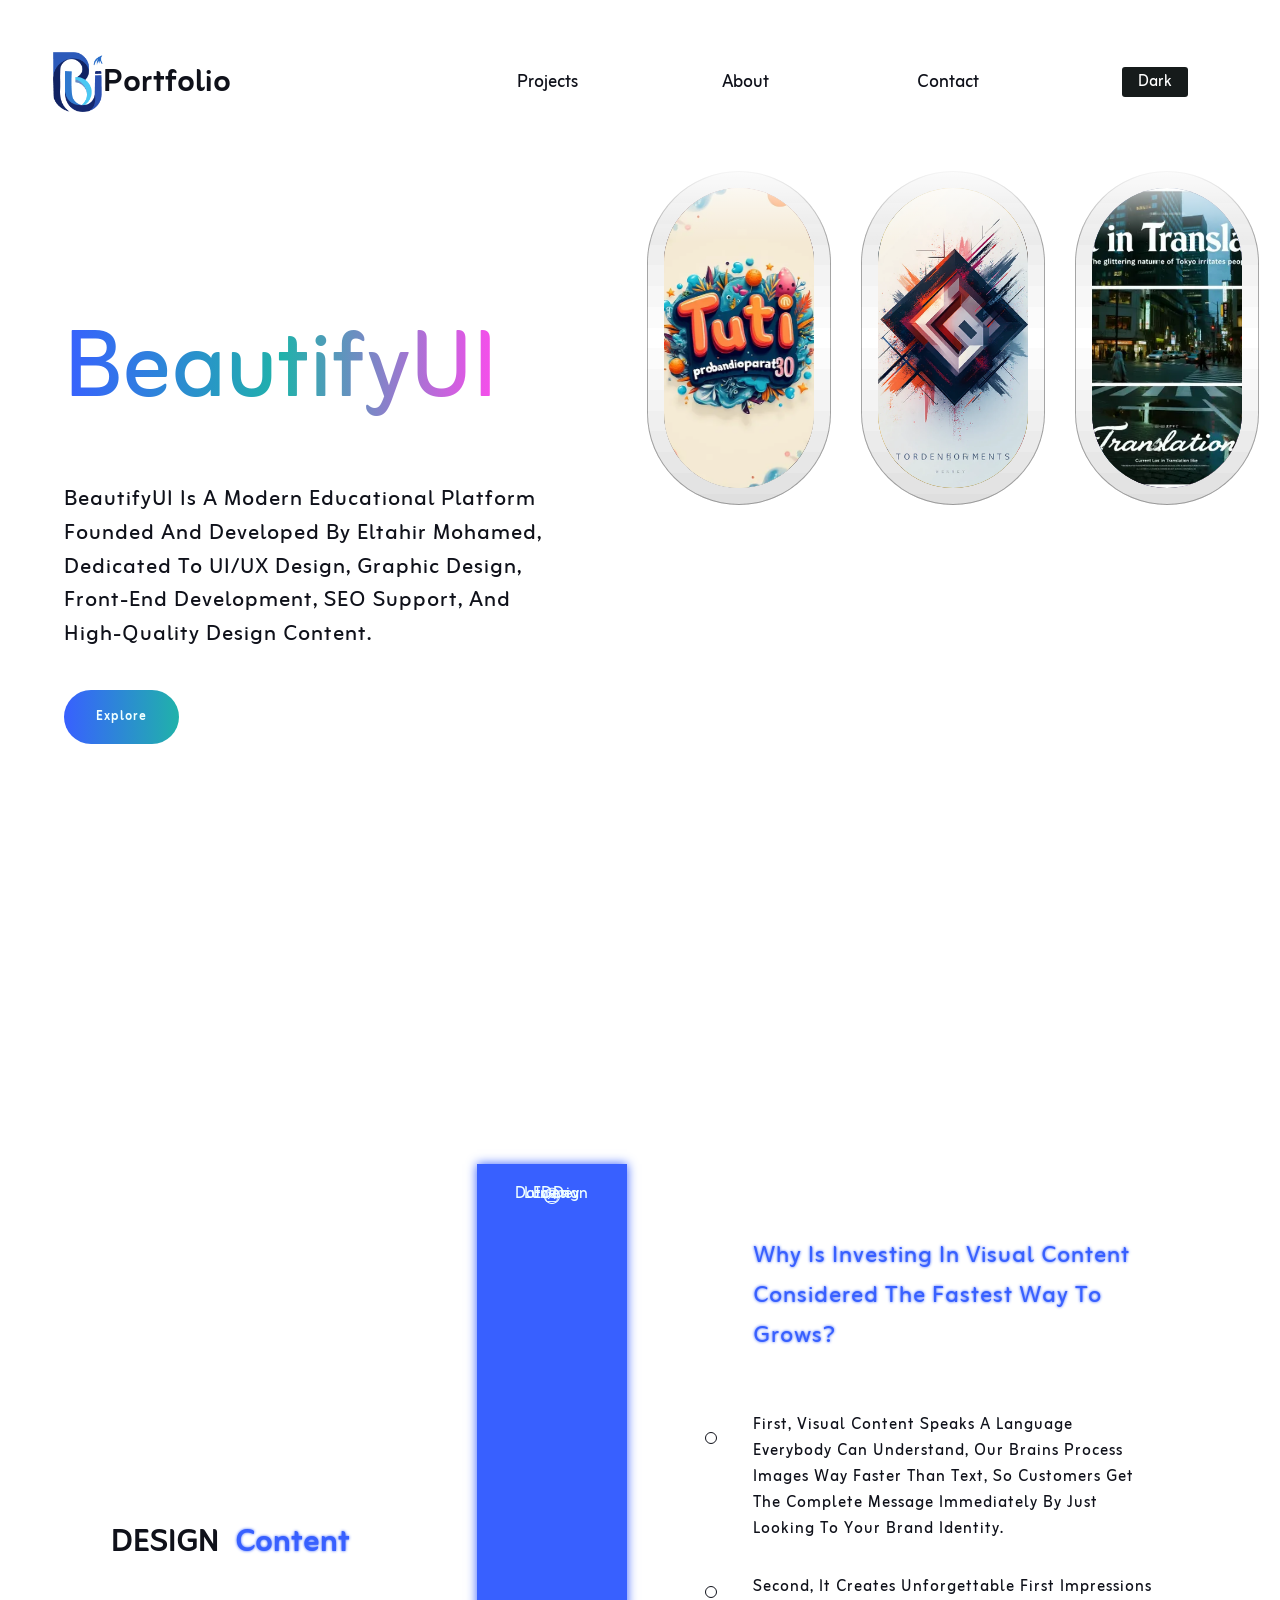
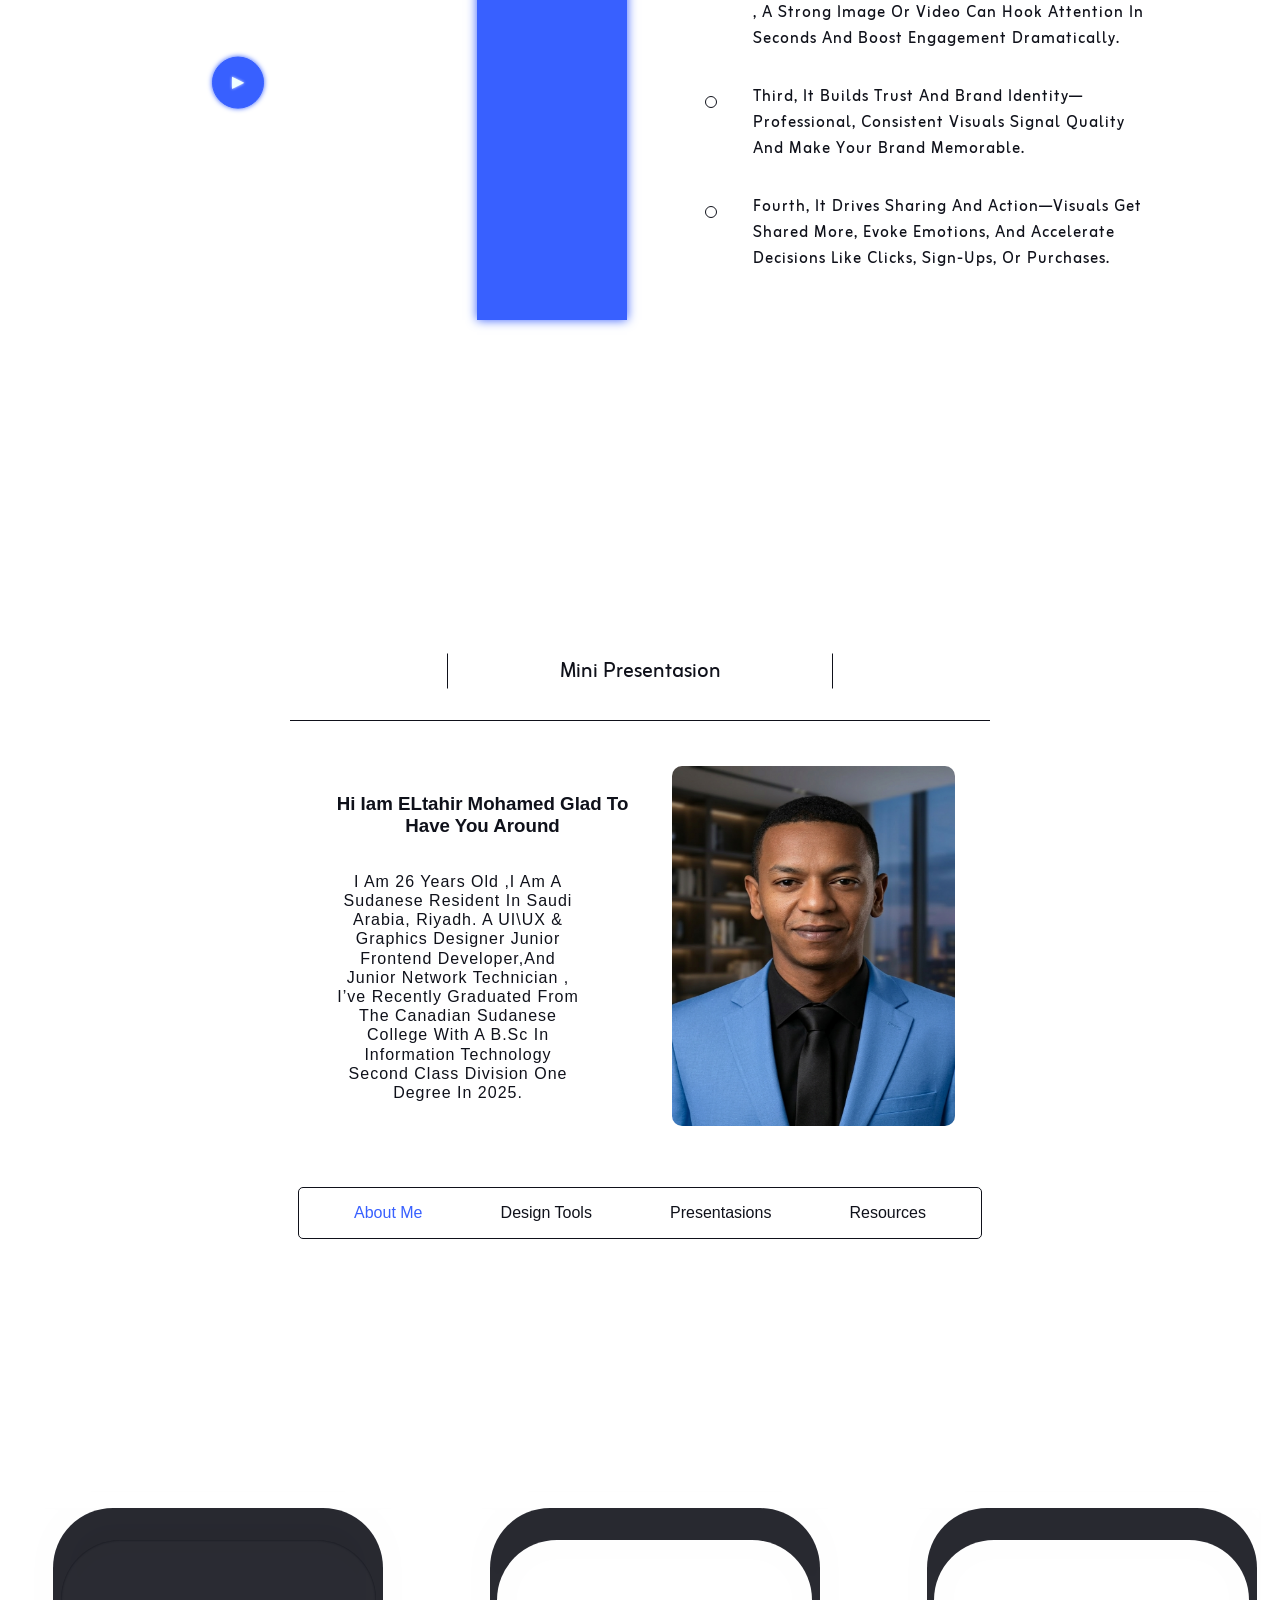
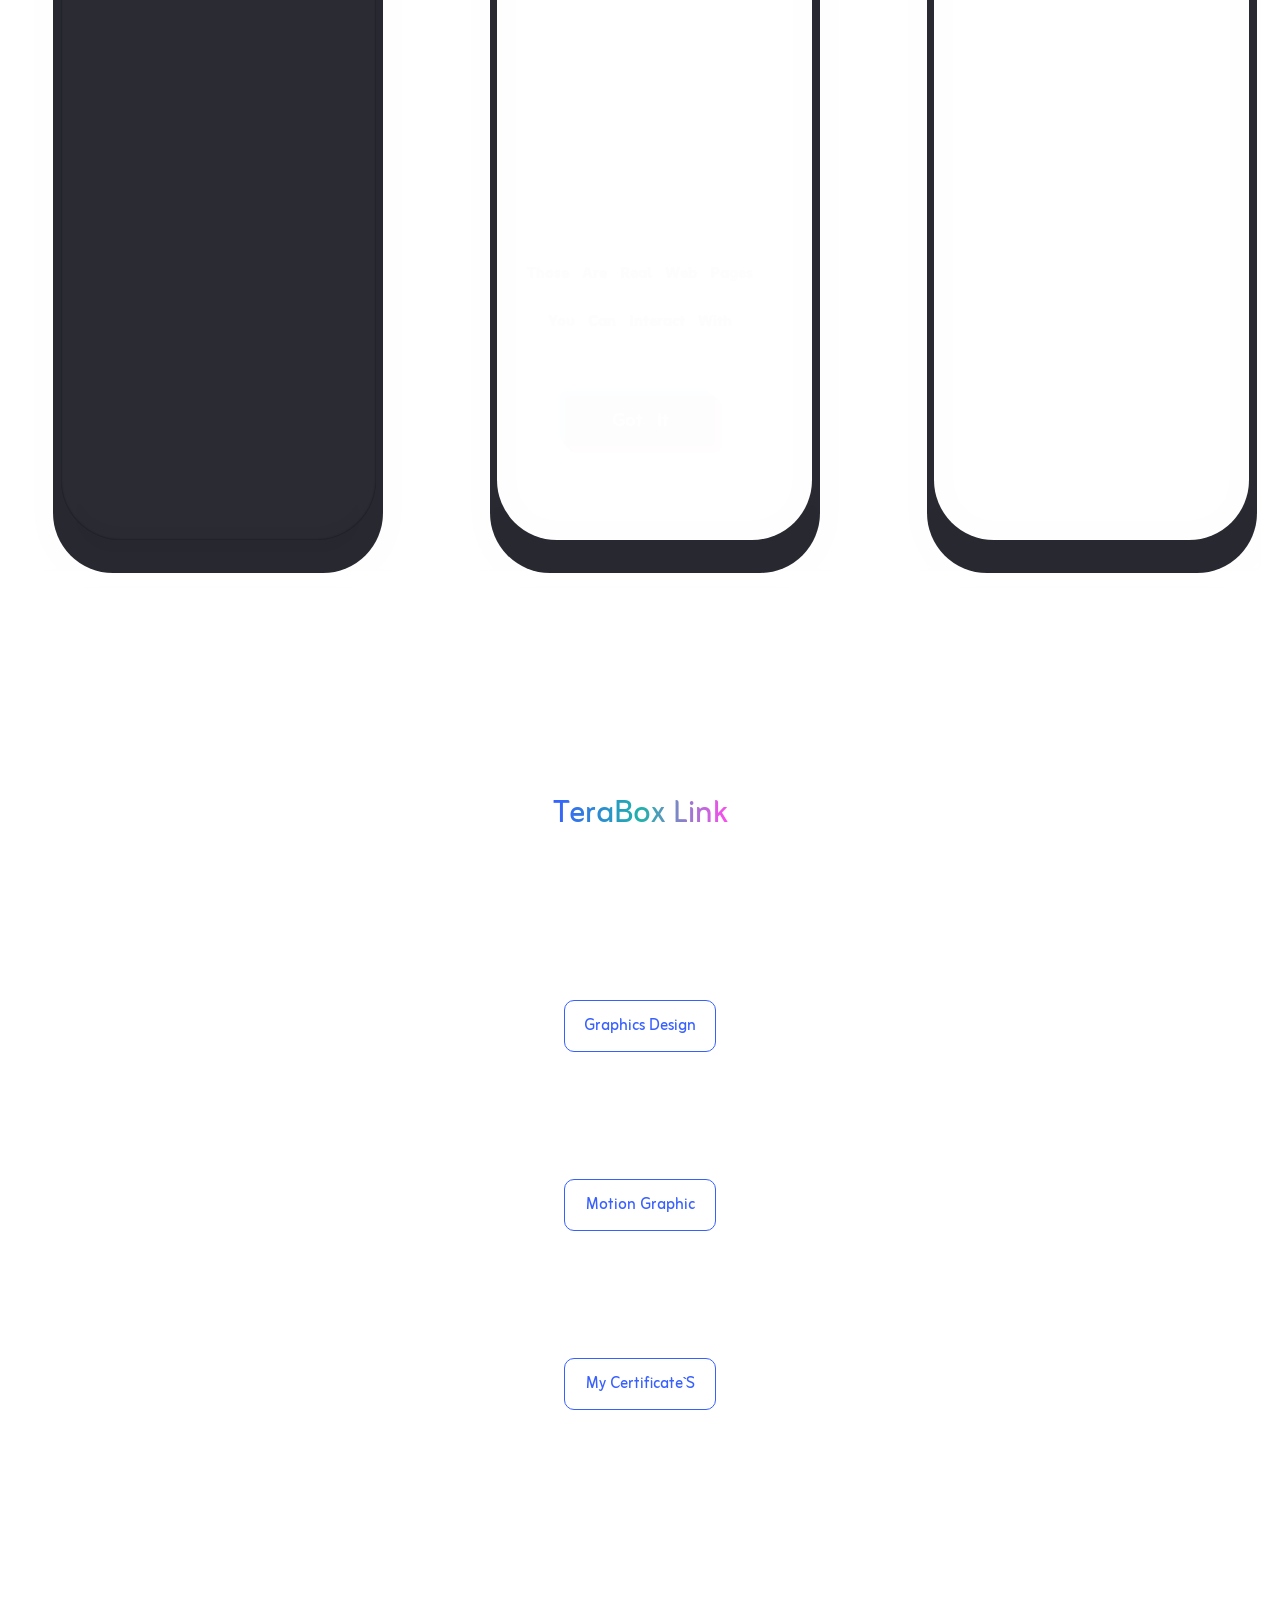
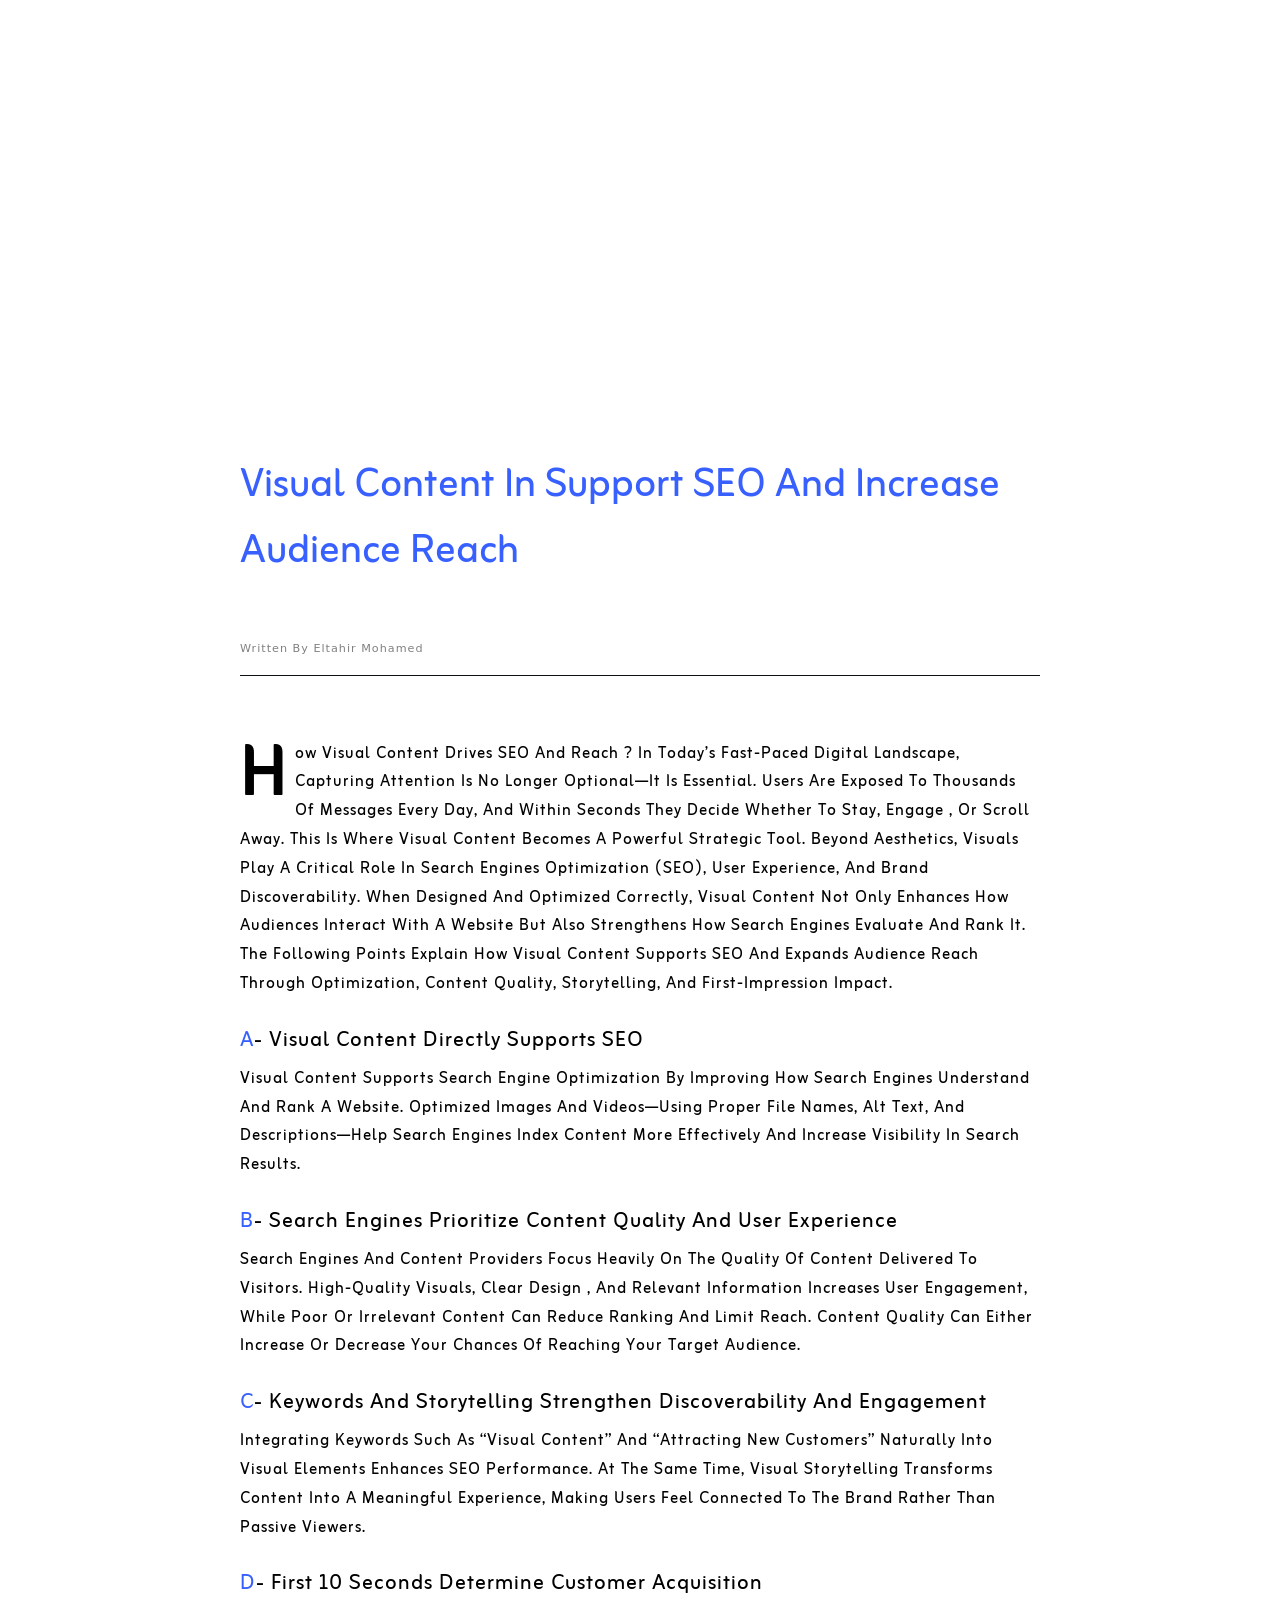
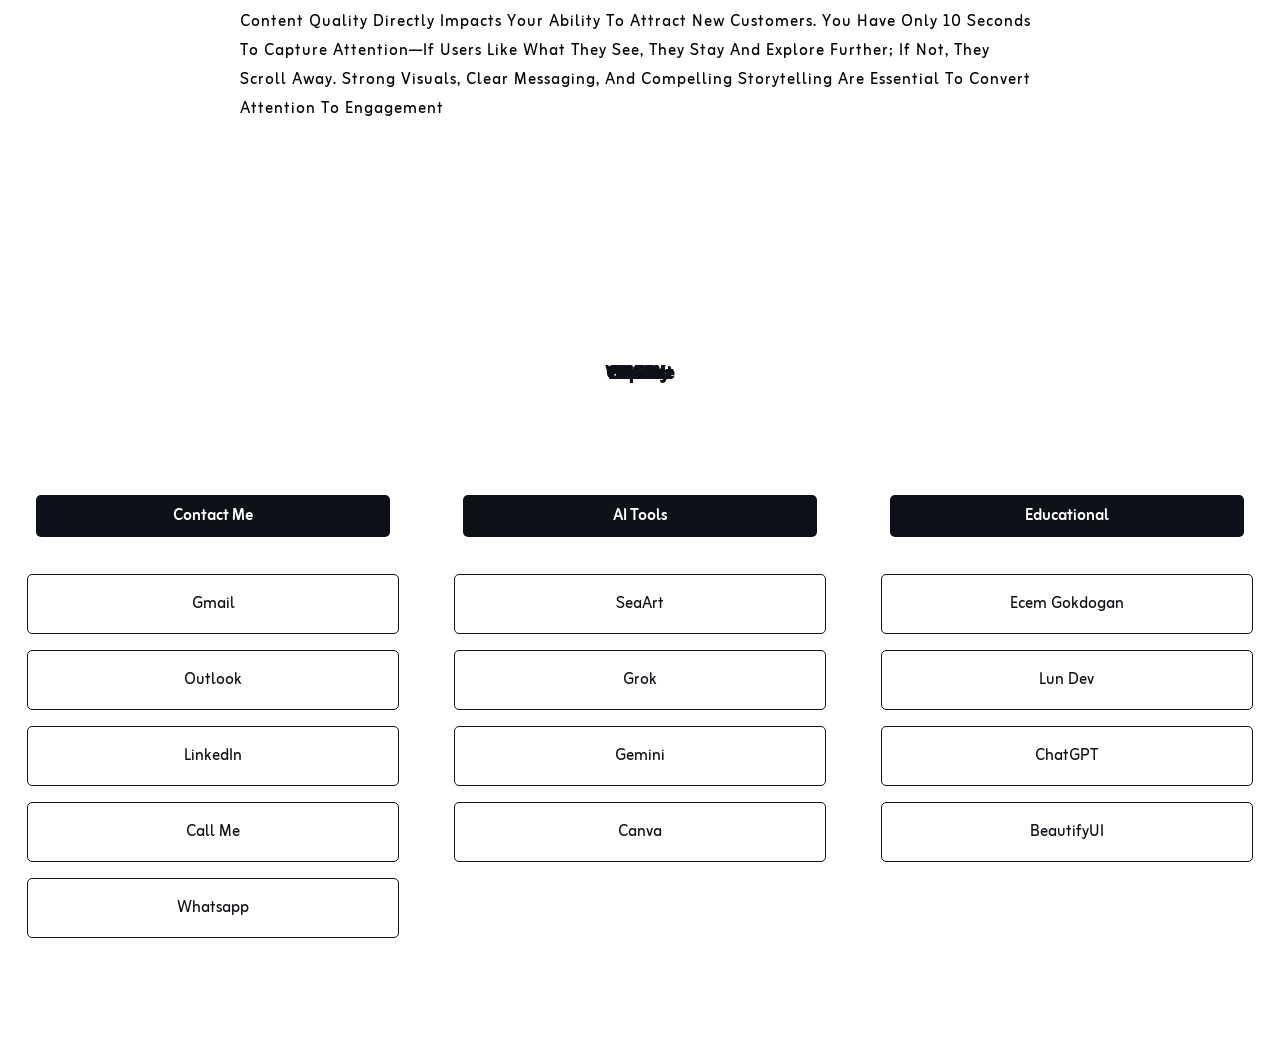
<file: protofoilo/beautify-ui/index.html>
<!DOCTYPE html>
 <html lang="en">
 <head>
    <meta charset="UTF-8">
    <meta name="viewport" content="width=device-width, initial-scale=1.0">
    <meta http-equiv="Content-Type" content="text/html;charset=UTF-8"> 
    <link rel="stylesheet" href="CSS/style.css">
  <link rel="preconnect" href="https://fonts.googleapis.com">
<link rel="preconnect" href="https://fonts.gstatic.com" crossorigin>
<link href="https://fonts.googleapis.com/css2?family=Zain:ital,wght@0,200;0,300;0,400;0,700;0,800;0,900;1,300;1,400&display=swap" rel="stylesheet">
    <title>BeautifyUI</title>
    <link rel="icon" href="BUI-images/BUI.png" type="image/x-icon">
 </head>
 <body>
    <div class="hawia">
        <div class="nav"> 
        <div class="portfolio se">             <img src="BUI-images/BUI.png" alt="">     <a>Portfolio</a>           </div>  
        <div class="Resent-designs se">             <a href="#pro">Projects</a>            </div>
        <div class="about-me se">                   <a href="#abo">about</a>            </div> 
        <div class="contact-me se">                 <a href="#fot">Contact</a>          </div> 
        <div class="theme"> <div class="Light-mood"><div class="mood">dark</div> </div> </div>
        </div>

        <div class="intro">
            <!-- <div class="right-part"></div>
            <div class="left-part"></div> -->
            <div class="max-holder">

            <div class="eltahir-brand">
            <h1>BeautifyUI</h1>
            <p>BeautifyUI is a modern educational platform founded and developed by Eltahir Mohamed, dedicated to UI/UX design,
             graphic design, front-end development, SEO support, and high-quality design content. </p>
            <button><a href="https://www.youtube.com/@beautifyUI" target="_blank" rel="noopener"> Explore</a></button>
            </div>
            <div class="sliders">

                <div class="slider-hawia" id="slider1">
                    <div class="slider-track1">
                     <div class="slid1" style="--position:1;">   <img src="BUI-images/i1.webp" alt="">    </div>
                     <div class="slid1" style="--position:2;">   <img src="BUI-images/i2.webp" alt="">    </div>
                     <div class="slid1" style="--position:3;">   <img src="BUI-images/i3.webp" alt="">    </div>
                     <div class="slid1" style="--position:4;">   <img src="BUI-images/i4.webp" alt="">    </div>
                    </div>
                </div>

                <div class="slider-hawia" id="slider2">
                    <div class="slider-track2">
                     <div class="slid2" style="--position:1;">   <img src="BUI-images/i5.webp" alt="">    </div>
                     <div class="slid2" style="--position:2;">   <img src="BUI-images/i6.webp" alt="">    </div>
                     <div class="slid2" style="--position:3;">   <img src="BUI-images/i7.jpg" alt="">    </div>
                     <div class="slid2" style="--position:4;">   <img src="BUI-images/i8.webp" alt="">    </div>
                    </div>
                </div>

                <div class="slider-hawia" id="slider3">
                    <div class="slider-track3">
                     <div class="slid3" style="--position:1;">   <img src="BUI-images/i9.webp" alt="">    </div>
                     <div class="slid3" style="--position:2;">   <img src="BUI-images/i10.webp" alt="">    </div>
                     <div class="slid3" style="--position:3;">   <img src="BUI-images/i11.webp" alt="">    </div>
                     <div class="slid3" style="--position:4;">   <img src="BUI-images/i12.webp" alt="">    </div>
                    </div>
                </div>

            </div>
            </div>
        </div>

           <div class="design">
            
            <div class="headline"> 
                <div class="headline-lable"> <p class="p1">DESIGN</p> <P class="p2">Content</P> </div> 
                <div class="explore">
                 <a a href="https://www.youtube.com/@beautifyUI" target="_blank" rel="noopener">▶</a>
                </div>
            </div>
            <div class="end">
                <div class="sub-animation">
                <div class="sub-animation-track">
                    <div class="animates" style="--animate-position:1;">  ▢ </div>
                    <div class="animates" style="--animate-position:2;"> <a href="https://www.youtube.com/@ecemgokdogan" target="_blank"  rel="noopener">Ecem</a>  </div>
                    <div class="animates" style="--animate-position:3;">  ◯</div>
                    <div class="animates" style="--animate-position:4;"> <a href="https://dotdesign.me/" target="_blank"  rel="noopener">DotDesign</a> </div>
                    <div class="animates" style="--animate-position:5;">  ⨉ </div>
                    <div class="animates" style="--animate-position:6;"> <a href="https://www.youtube.com/@lundeveloper" target="_blank"  rel="noopener">lun Dev</a>  </div>
                </div>    
                </div>
                <div class="design-main"><h5>Why is investing in visual content considered the fastest way to grows?</h5> 
                <span></span><p>  First, visual content speaks a language everybody can understand,  our brains
                     process images way faster than text, so customers
                      get the complete message immediately by just looking to your brand identity.</p>

               <span></span><p>  Second, it creates unforgettable first impressions , a
               strong image or video can hook attention in seconds
               and boost engagement dramatically.
              </p>
               <span></span><p>  Third, it builds trust and brand identity—professional,
                 consistent visuals signal quality and make your brand memorable.
              </p>
              <span></span><p>   Fourth, it drives sharing and action—visuals get shared more,
                 evoke emotions, and accelerate decisions like clicks, sign-ups,
                  or purchases.
              </p>
            </div>
            </div>
           </div>

        <div class="heder"> 
              <!-- //screen btns & style   start// -->
         <div class="heder-hawia"id="abo">
            
              <!-- //screen btns & style   end// -->

             <!-- overall screen content start -->
            <div class="screen-holder" >      
            <div class="screen">
                 <!-- //about me   start// -->
            <div class="screen-content">  
            <img src="BUI-images/taher v3.png" class="my-picture" alt="">
            <div class="my-info">
                    <h3>Hi Iam ELtahir Mohamed glad to have you around</h3>
                    <p>I am 26 years old ,I am a  sudanese resident in Saudi Arabia, Riyadh.
                      A UI\UX & Graphics Designer Junior Frontend Developer,and Junior Network Technician ,
                       I’ve recently graduated from the Canadian Sudanese college with a B.Sc in Information 
                       technology second class division one degree in 2025.</p>
            </div>   
                <!-- //about me        end// -->


                 <!-- //design tools   start// -->
            <div class="sccreen-content2"> 
              <div class="G-D-i1">
                <span>📱</span>
                <span class=".s2" > Figma </span> 
                <p>I use Figma for setting the overall layout
                and to review the typography and the layout white
                 spacing , also to ensure brand overall identity </p>
                </div>

               <div class="G-D-i2"> 
               <span>🎴</span>
               <span class=".s2"> Canva </span=>
               <p> 
                I use Canva as a secondary lab to make
                 the design color themes for building simple
                  svgs and shapes and even videos therefore design quality </p> 
               </div>

               <div class="G-D-i3"> 
               <span>✨</span>
               <span class=".s2">Adobe Illustrator</span> 
               <p>For Illustrator is my primary lab to make
               complex svgs and shapes as the main design materials 
               creator including the brand logo and the overall design
               component </p>     
               </div>
                 <!-- //design tools   end// -->

                <!-- //Presentaions   start// -->
                  
                <div class="Presentaions1">
                <span> <svg xmlns="http://www.w3.org/2000/svg" viewBox="0 0 512 512"><defs><style>.cls-3{fill:#fff}.cls-4{fill:#e0e0e2}.cls-8{fill:#97d8fc}</style></defs><circle cx="256" cy="256" r="256" style="fill:#27273d" id="BULINE"/><g id="Icons"><path d="M440.33 432.62a256 256 0 0 1-370.66 0z" style="fill:#3e436d"/><path class="cls-3" d="M479.62 86.53V361a9.08 9.08 0 0 1-9.09 9.08h-63.79l7.73 15.26 15.3 30.18a11.81 11.81 0 0 1-21.06 10.68L388 385.29 380.26 370H129.53l-7.74 15.26-20.72 40.86A11.81 11.81 0 0 1 80 415.47l15.3-30.18L103 370H39.48a9.55 9.55 0 0 1-2.28-.27l-.85-.27a2.37 2.37 0 0 1-.41-.17 8.34 8.34 0 0 1-.8-.38 7.17 7.17 0 0 1-.75-.46 9.09 9.09 0 0 1-4-7.53V86.53a9.09 9.09 0 0 1 9.1-9.09h431.04a9.08 9.08 0 0 1 9.09 9.09z"/><path class="cls-4" d="M104.21 370H39.48a9.1 9.1 0 0 1-9.1-9.1V86.53a9.11 9.11 0 0 1 9.1-9.1h64.73a9.11 9.11 0 0 0-9.1 9.1v274.41a9.1 9.1 0 0 0 9.1 9.06z"/><circle class="cls-4" cx="254.84" cy="354.71" r="9.3"/><circle cx="457.34" cy="354.55" r="4.57" style="fill:#db1b1b"/><rect x="43.54" y="91.1" width="422.93" height="247.91" rx="5.86" style="fill:#7cc8fb"/><path d="M95.11 91.1V339H49.4a5.86 5.86 0 0 1-5.85-5.87V97a5.85 5.85 0 0 1 5.85-5.9z" style="fill:#41c0e3"/><path class="cls-4" d="m129.53 370.03-7.73 15.26H95.31l7.74-15.26h26.48zM414.47 385.29h-26.48l-7.73-15.26h26.48l7.73 15.26z"/><circle class="cls-8" cx="440.68" cy="152.07" r="16.65"/><circle class="cls-8" cx="440.68" cy="117.38" r="11.8"/><circle cx="255" cy="224.9" r="83" style="fill:#38c487"/><path d="M267.5 307a83 83 0 1 1 0-164.12 83 83 0 0 0 0 164.12z" style="fill:#00b564"/><path class="cls-3" d="M217.51 166.67v116.45a10.43 10.43 0 0 0 16.66 8.36l78.12-58.22a10.43 10.43 0 0 0 0-16.73l-78.12-58.22a10.43 10.43 0 0 0-16.66 8.36z"/></g></svg> </span>
                <span span class="2">Power Point</span> 
                 <p>Skilled in designing modern PowerPoint presentation templates, applying 
                    contemporary presentation techniques, Morph transitions, and AI-assisted 
                    tools to deliver cohesive and visually engaging brand identity presentations.
                     Experienced in structuring content for clarity and impact.  </p> 
                </div>
                <div class="Presentaions2">                   
                </div>
                <div class="Presentaions3">
                    <span> <svg version="1.1" id="Layer_1" xmlns="http://www.w3.org/2000/svg" x="0" y="0" viewBox="0 0 256 256" style="enable-background:new 0 0 256 256" xml:space="preserve"><style>.st5{fill:#fff}.st7{fill:#40c4df}.st8{fill:#491352}</style><path d="M246.5 235.439H9.5a5 5 0 0 1-5-5V25.561a5 5 0 0 1 5-5h237a5 5 0 0 1 5 5V230.44a5 5 0 0 1-5 4.999z" style="fill:#f85252"/><path d="M251.5 55.74v174.7c0 2.76-2.24 5-5 5H9.5c-2.76 0-5-2.24-5-5V25.56c0-2.76 2.24-5 5-5h59.95l25.51 31.7a9.345 9.345 0 0 0 7.28 3.48H251.5z" style="fill:#d8d6d7"/><path class="st5" d="M251.5 55.74v174.7a5 5 0 0 1-5 5H24.73a5 5 0 0 1-5-5V25.56a5 5 0 0 1 5-5h44.72l25.51 31.7a9.345 9.345 0 0 0 7.28 3.48H251.5z"/><path class="st7" d="M167.041 170.863a8.094 8.094 0 0 1 .448-11.44l26.054-24.089-26.054-24.089c-3.284-3.035-3.484-8.157-.448-11.44s8.156-3.485 11.44-.448l32.484 30.032c3.462 3.201 3.467 8.684 0 11.889l-32.484 30.032a8.094 8.094 0 0 1-11.44-.447zM77.519 171.311l-32.484-30.032c-3.462-3.201-3.467-8.684 0-11.889l32.484-30.032a8.094 8.094 0 0 1 11.44.448 8.094 8.094 0 0 1-.448 11.44l-26.054 24.089 26.054 24.089a8.096 8.096 0 1 1-10.992 11.887zM106.612 172.378a8.096 8.096 0 0 1-2.963-11.059l34.68-60.066a8.096 8.096 0 0 1 14.022 8.096l-34.68 60.066a8.096 8.096 0 0 1-11.059 2.963z"/><circle class="st5" cx="205.342" cy="38.457" r="6.896"/><circle class="st5" cx="230.584" cy="38.457" r="6.896"/><path class="st8" d="M165.572 172.221a10.088 10.088 0 0 0 14.266.559l32.483-30.032c4.316-3.988 4.319-10.836 0-14.827l-32.482-30.032c-4.014-3.713-10.41-3.612-14.267.558a10.088 10.088 0 0 0 .559 14.266l24.465 22.621-24.465 22.621a10.089 10.089 0 0 0-.559 14.266zm3.274-11.329 26.054-24.089a2 2 0 0 0 0-2.937l-26.054-24.089a6.09 6.09 0 0 1-.336-8.613 6.091 6.091 0 0 1 8.613-.337l32.483 30.032a6.092 6.092 0 0 1 0 8.952l-32.483 30.033a6.091 6.091 0 0 1-8.613-.337 6.092 6.092 0 0 1 .336-8.615zM90.428 98.448c-3.781-4.09-10.16-4.357-14.266-.559l-32.483 30.032c-4.316 3.988-4.319 10.836 0 14.827l32.483 30.032c4.029 3.727 10.422 3.599 14.266-.559a10.088 10.088 0 0 0-.559-14.266l-24.465-22.621 24.465-22.62a10.089 10.089 0 0 0 .559-14.266zm-3.274 11.329L61.1 133.866a2 2 0 0 0 0 2.937l26.054 24.09a6.09 6.09 0 0 1 .336 8.613 6.087 6.087 0 0 1-8.613.338L46.394 139.81a6.092 6.092 0 0 1 0-8.952l32.484-30.033a6.091 6.091 0 0 1 8.612.337 6.093 6.093 0 0 1-.336 8.615zM105.612 174.11c4.824 2.782 11.008 1.123 13.791-3.695l34.681-60.066c2.782-4.821 1.124-11.008-3.697-13.791-4.82-2.781-11.005-1.123-13.79 3.696l-34.681 60.066c-2.782 4.821-1.124 11.007 3.696 13.79zm-.231-11.791 34.68-60.065a6.105 6.105 0 0 1 8.327-2.232 6.103 6.103 0 0 1 2.231 8.327l-34.681 60.066a6.103 6.103 0 0 1-8.326 2.231 6.104 6.104 0 0 1-2.231-8.327z"/><path class="st8" d="M246.5 18.561H9.5c-3.859 0-7 3.14-7 7v204.878c0 3.86 3.141 7 7 7h237c3.859 0 7-3.14 7-7V25.561c0-3.86-3.141-7-7-7zm3 211.659a3.223 3.223 0 0 1-3.22 3.219H9.72a3.223 3.223 0 0 1-3.22-3.219V25.78a3.223 3.223 0 0 1 3.22-3.219h58.771L93.404 53.51a11.283 11.283 0 0 0 8.831 4.229H249.5V230.22zm0-176.481H102.235a7.308 7.308 0 0 1-5.716-2.737L73.626 22.561H246.5c1.654 0 3 1.346 3 3v28.178z"/><path class="st8" d="M60.76 39.618a2 2 0 0 0-2-2H24.217a2 2 0 0 0 0 4H58.76a2 2 0 0 0 2-2zM205.343 29.561c-4.905 0-8.896 3.991-8.896 8.896 0 4.905 3.991 8.896 8.896 8.896s8.896-3.991 8.896-8.896c0-4.905-3.991-8.896-8.896-8.896zm0 13.793c-2.7 0-4.896-2.196-4.896-4.896s2.196-4.896 4.896-4.896 4.896 2.197 4.896 4.896-2.196 4.896-4.896 4.896zM230.584 29.561c-4.905 0-8.896 3.991-8.896 8.896 0 4.905 3.99 8.896 8.896 8.896s8.896-3.991 8.896-8.896c0-4.905-3.991-8.896-8.896-8.896zm0 13.793c-2.699 0-4.896-2.196-4.896-4.896s2.196-4.896 4.896-4.896c2.7 0 4.896 2.197 4.896 4.896s-2.196 4.896-4.896 4.896z"/></svg></span>
                 <span class="ps2">Web presentasion</span> 
                 <p> A web presentation is basically an interactive or visual presentation
                 that runs in a web browser. Instead of using PowerPoint, you put your content
                  on a website, often with HTML, CSS, JavaScript
                  or tools like Reveal.js or Impress.js. People can view it online,
                   navigate slides, see animations,interact.</p> 
                </div>
                <!-- //Presentaions   end// -->

                <!-- //Resources   start// -->
                <div class="my-resources">
                    <div class="kevin">
                    <span> <a href="https://www.youtube.com/KevinPowell" target="_blank"  rel="noopener"> <svg  viewBox="0 0 20 20" xmlns="http://www.w3.org/2000/svg"><g id="SVGRepo_bgCarrier" stroke-width="0"></g><g id="SVGRepo_tracerCarrier" stroke-linecap="round" stroke-linejoin="round"></g><g id="SVGRepo_iconCarrier"><path d="M11.603 9.833L9.357 8.785C9.161 8.694 9 8.796 9 9.013v1.974c0 .217.161.319.357.228l2.245-1.048c.197-.092.197-.242.001-.334zM10 .4C4.698.4.4 4.698.4 10s4.298 9.6 9.6 9.6 9.6-4.298 9.6-9.6S15.302.4 10 .4zm0 13.5c-4.914 0-5-.443-5-3.9s.086-3.9 5-3.9 5 .443 5 3.9-.086 3.9-5 3.9z"></path></g></svg> </a> </span>
                    <span class=".s2">Kevin Powell</span>
                    <p>Kevin Powell is a well‑known web developer and teacher who creates
                         lots of educational content front‑end  dev & design.
                         His YouTube channel has tons of tutorials that are free.
                         Website <br>🔗<a href="https://www.kevinpowell.co/" target="_blank"  rel="noopener">kevinpowell.edu</a> <br>
                        — he lists his courses and learning materials, including premium
                         and free content aimed at helping people level up their front‑end skills.</p>
                    </div>
                    <div class="elzero">
                        <span> <a href="https://www.youtube.com/@ElzeroWebSchool" target="_blank"  rel="noopener"> <svg  viewBox="0 0 20 20" xmlns="http://www.w3.org/2000/svg"><g id="SVGRepo_bgCarrier" stroke-width="0"></g><g id="SVGRepo_tracerCarrier" stroke-linecap="round" stroke-linejoin="round"></g><g id="SVGRepo_iconCarrier"><path d="M11.603 9.833L9.357 8.785C9.161 8.694 9 8.796 9 9.013v1.974c0 .217.161.319.357.228l2.245-1.048c.197-.092.197-.242.001-.334zM10 .4C4.698.4.4 4.698.4 10s4.298 9.6 9.6 9.6 9.6-4.298 9.6-9.6S15.302.4 10 .4zm0 13.5c-4.914 0-5-.443-5-3.9s.086-3.9 5-3.9 5 .443 5 3.9-.086 3.9-5 3.9z"></path></g></svg> </a> </span>
                        <span class=".s2">Elzero Web School</span>
                        <p>Elzero Web School is one of the most recognized
                        Arabic-language web development educational platforms.
                         provides courses on topics like HTML, CSS, JavaScript, PHP.
                         Official website : <br> <a href="https://elzero.org/" target="_blank"  rel="noopener">🔗elzero.org</a> <br>where you can
                          find learning tracks, study plans, interactive coding lessons ,along with 
                        frameworks and practical projects, for developers.
                        </p>
                    </div>
               </div>
                <!-- //Resources   end// -->
                        
                </div>
                </div>
                </div>           
                </div>

                <div class="tab">
            <div  class="a1-holder">           <a class="a1">About me</a>             </div>
            <div  class="a2-holder">           <a class="a2">Design Tools</a>         </div>
            <div  class="a3-holder">           <a class="a3">Presentasions</a>         </div>
            <div  class="a4-holder">           <a class="a4">Resources</a>            </div>
            </div>
                </div>
            </div>
            <!-- overall screen content start -->
              
        <div class="projects" id="pro">
           <!-- <div class="h11"> <h1>projects</h1></div>

            <div class="tera-lnks">
    <div class="te ">TeraBox Links</div>
     <div class="G-D-projects yo">  <a href="https://1024terabox.com/s/18JevjY4abIQYsr1hOax7xQ" target="_blank"  rel="noopener"> Graphics Design Projects </a>  </div>
     <div class="UI-UX-projects yo"> <a href="https://1024terabox.com/s/1jEVaaZZexcRk0dky7vWKYA" target="_blank"  rel="noopener"> UI-UX Projects</a> </div>
     <div class="Networking-projects yo"> <a href="https://1024terabox.com/s/17OSDhTUJT_NoD9mx2TAuwA" target="_blank"  rel="noopener">Networking Projects</a> </div>
            </div>

     <div class="Tera-IMG"><img src="BUI-images/tera.webp" alt=""> </div> -->

             <div class="dot-slider">
                <div class="d1"></div>
                <div class="d2"></div>
                <div class="d3"></div>
             </div>
             
            <div class="web-pages">
          
                <div class="apps">
                      <div class="web-guide">
                 <p>those are real web pages you can interact with</p> 
                 <a class="wga"> got it </a>
            </div>
             <div class="one-product">
                <iframe src="https://beautify-ui-qr-code-gen.vercel.app" frameborder="0">
                </iframe>

             </div>
                 <div class="promo">
                   <iframe src="https://phone-one-opal.vercel.app" frameborder="0"></iframe>  
                 </div>
             <div class="product-gallary">
                <iframe src="https://phone-one-installment.vercel.app" frameborder="0" style="content: 'comming soon';"> coming soon </iframe>
             </div>

                </div>
            </div>

             <div class="design-gallary">
                
            <div class="tera-lnks">
    <div class="te ">TeraBox Link</div>

    <div class="l1"><a href="https://1024terabox.com/s/175cmydbNyUh5UeVPpgEPTA" target="_blank"  rel="noopener"> Graphics design </a></div>
   <div class="l2"><a href="https://1024terabox.com/s/1Xbh73X72bPCF-Zphlty3Rw" target="_blank"  rel="noopener"> Motion graphic </a></div>
   <div class="l2"><a href="https://1024terabox.com/s/1XDOyZeLED-8Yq8F8l6TOkw" target="_blank"  rel="noopener"> My Certificate`s </a></div>
             </div>

           </div>
        </div>

           <!-- animate start -->
    <div class="animate">

        <section class="one">
     <div class="q">
                <h4>Visual content in support SEO and increase audience reach</h4> 
                <p>Written by Eltahir mohamed</p> 
               </div>
               <p><span>H</span>ow Visual Content Drives SEO and Reach ?

               In today’s fast-paced digital landscape, capturing
                attention is no longer optional—it is essential. 
                Users are exposed to thousands of messages every day,
                and within seconds they decide whether to stay, engage
               , or scroll away.
               This is where visual content becomes a powerful strategic tool.
               Beyond aesthetics, visuals play a critical role in search engines
               optimization (SEO), user experience, and brand discoverability.
               When designed and optimized correctly, visual content not only
               enhances how audiences interact with a website but also strengthens
               how search engines evaluate and rank it.
               The following points explain how visual content supports SEO and
                expands audience reach through optimization, content quality,
                 storytelling, and first-impression impact.</p>
                 <br>
               <div class="answer1"> <p>A- Visual content directly supports SEO <br>
                Visual content supports search engine optimization by improving
                 how search engines understand and rank a website. Optimized images
                and videos—using proper file names, alt text, and descriptions—help
                 search engines index content more effectively and 
                   increase visibility in search results.</p> 
                </div>
                <br>
                <div class="answer2">
                <p> B- Search engines prioritize content quality and user experience <br>
                  Search engines and content providers focus heavily on the quality
                of content delivered to visitors. High-quality visuals, clear design
                , and relevant information increases user engagement, while poor or 
                irrelevant content can reduce ranking and limit reach. Content quality
               can either increase or decrease your chances of reaching your target audience.</p> 
              </div>
              <br>
              <div class="answer3">
                <p> C- Keywords and storytelling strengthen discoverability and engagement <br>
                Integrating keywords such as “visual content” and “attracting
                new customers” naturally into visual elements enhances SEO performance.
                At the same time, visual storytelling transforms content into a 
                meaningful experience, making users feel connected to the brand
                rather than passive viewers.
              </p> 
              </div>
              <br>
              <div class="answer4">
                <p> D- First 10 seconds determine customer acquisition <br>
              Content quality directly impacts your ability to attract new customers.
              You have only 10 seconds to capture attention—if users like what they see, 
              They stay and explore further; if not, they scroll away. Strong visuals,
              clear messaging, and compelling storytelling are essential to convert
              attention to engagement</p> 
             </div> 
        </section>

            <section class="tow"></section>

               
            
            
        </div>
            <!-- animate end -->

        <div class="foter" id="fot">
            <div class="horizon-animation">
                <div class="last" style="--position-last:1;">SEO</div>
                <div class="last" style="--position-last:2;">AI</div>
                <div class="last" style="--position-last:3;">Cap Cut</div>
                <div class="last" style="--position-last:4;">Krita</div>
                <div class="last" style="--position-last:5;">Netlify</div>
                <div class="last" style="--position-last:6;"> UI/UX </div>
                <div class="last" style="--position-last:7;">Adobi</div>
                <div class="last" style="--position-last:8;">VS code </div>
                <div class="last" style="--position-last:9;">Vercel</div>
                <div class="last" style="--position-last:10;">Git Hub</div>
            </div>
           <div class="partison1"> 
            <h4>contact me</h4>
            <div>
             <a href="mailto:tahermohammed860@gmail.com?subject=Hi%20Eltahir&body=we%20wanted%20to%20reach%20out" target="_blank"  rel="noopener"> Gmail </a>
             <a href="mailto:BeautifyUI@outlook.com?subject=Hi%20Eltahir&body=we%20wanted%20to%20reach%20out" target="_blank"  rel="noopener"> Outlook </a> 
             <a href="https://www.linkedin.com/in/eltahir-mohamed-ab0425334/" target="_blank"  rel="noopener"> LinkedIn </a> 
             <a href="tel:+966532369531" target="_blank"  rel="noopener"> Call Me</a> 
             <a href="http://wa.me/+966532369531" target="_blank"  rel="noopener"> Whatsapp</a>
           </div>
           </div>
           <div class="partison2"> 
            <h4>AI Tools</h4>
            <div>
            <a href="https://www.seaart.ai/en/search" target="_blank"  rel="noopener">SeaArt</a> 
             <a href="https://grok.com/" target="_blank"  rel="noopener">Grok</a> 
             <a href="https://gemini.google.com/" target="_blank"  rel="noopener">Gemini</a> 
            <a href="https://www.canva.com/" target="_blank"  rel="noopener">Canva</a> 
              </div>
        </div>
           <div class="partison3"> 
            <h4>Educational </h4>
            <div>
             <a href="https://www.youtube.com/@ecemgokdogan" target="_blank" rel="noopener" >Ecem Gokdogan</a> 
             <a href="https://www.youtube.com/@lundeveloper" target="_blank" rel="noopener" >lun dev</a> 
             <a href="https://chatgpt.com/" target="_blank"  rel="noopener"> ChatGPT </a> 
             <a href="https://www.youtube.com/channel/UC175Q8EFu8QemmRLMwO4EUA" target="_blank" rel="noopener" > BeautifyUI </a> 
             </div>
           </div>
        </div>
    </div>

    <script src="js/index.js"> </script>
 </body>
 </html>
</file>
<file: protofoilo/beautify-ui/CSS/style.css>
html{
 scroll-behavior: smooth;
}
:root{
    /* un == uniqe */
   --azure--:#fff;
    --unblack--:rgb(15, 17, 26);
    --black--:black;
    --white--:white;
    --sheer-white-03--: rgba(240, 255, 255, 0.09) ;
    --sheer-white-01--: rgba(240, 255, 255, 0.03) ;
    --sheer-black-03--: rgba(0, 0, 0, 0.09);
    --sheer-black-01--: rgba(0, 0, 0, 0.03) ;
    --ultimate-green--:rgb(19,84,122);
    --unblue--: rgb(56, 96, 255); 
   --unDgreen--:rgb(23, 38, 33);
   --unMgreen--:rgb(77, 115, 76);
   --unpreMgreen--:lightseagreen; /*rgb(42, 64, 56)*/
   --unorange--:rgb(255, 61, 40);
   --ungreen--:rgb(70, 255, 237);
   --unpink--:rgb(252, 75, 237);
   --sun--:rgb(22, 27, 27);
   --moon--:azure;
   --cloud-storm--:rgb(80, 84, 108); /*white*/
   --ungrediant-unblue-azure--:linear-gradient(135deg, var(--unpreMgreen--) 60%,var(--azure--) 40%);
   --ungrediant-unblue-azure-hover-state--:linear-gradient(135deg, var(--unblue--) 36%,var(--azure--)36%,var(--azure--) 50%,var(--unblue--) 50%);
    --ungrediant-unblue-unazure-hover-state-2--:linear-gradient(135deg, var(--azure--) 36%,var(--unblue--)36%,var(--unblue--) 50%,var(--azure--) 50%);
   --cpp--:"M 0,20 A 20,20 0,0,1 20,0 L 330,0 A 20,20 0,0,1 350,20 L 350,180 A 20,20 0,0,0 370,200 L 680,200  A 20,20 0,0,1 700,220 L 700,680 A 20,20 0,0,1 680,700 L 370,700 A 20,20 0,0,0 350,720 L 350,880 A 20,20 0,0,1 330,900 L 20,900 A 20,20 0,0,1 0,880 L 0,600 A 20,20 0,0,1 20,580 L 330,580 A 20,20 0,0,0 350,560 L 350,340 A 20,20 0,0,0 330,320 L 20,320 A 20,20 0,0,1 0,300 L 0,20 Z";
   --slid-count--:4;
   --slid-height--:300px;
   --slid-width--:150px;
   --gap--:7px;
   --time--:5s;
   --quantity:4;
   --animate-quantity:6;
   --quantity-last:10;
   --animate-width-last: 150px;
   --slid-animate:60px;
}
body{
    margin: 0;
    padding: 0;
    box-sizing: border-box;
    overflow-x: hidden;
}
::-webkit-scrollbar {
  width: 10px;
}
body::-webkit-scrollbar-track {
  background: rgba(240, 255, 255, 0.016) !important;
  box-shadow: 0px 0px 2px var(--unblack--) inset;

}
html::-webkit-scrollbar-track {
  background: rgba(240, 255, 255, 0.016) !important;
  box-shadow: 0px 0px 2px var(--unblack--) inset;

}
::-webkit-scrollbar-track {
  background: rgba(240, 255, 255, 0.016) !important;
  box-shadow: 0px 0px 2px var(--unblack--) inset;

}
::-webkit-scrollbar-thumb {
  background-color: var(--unblue--);
  border-radius: 5px; 
  transition: 500ms;
  color:lightseagreen;
}

*{
    -webkit-user-select: none;
    -moz-user-select: none;
    -o-user-select:none;
    text-transform: capitalize;
    user-select: none;
    scroll-behavior: smooth;
    scroll-padding: 2rem;
}
.hawia{
    background-color: var(--azure--);
    display: grid;
    grid-auto-rows: minmax(100px,auto);
    grid-template-areas: 
    "nav      nav       nav      nav      nav"

    "intro    intro     intro    intro    intro"
    "intro    intro     intro    intro    intro"
    "intro    intro     intro    intro    intro"
    "intro    intro     intro    intro    intro"
    "intro    intro     intro    intro    intro"
    "intro    intro     intro    intro    intro"
    "intro    intro     intro    intro    intro"
    "intro    intro     intro    intro    intro"
    
    ".        .         .        .        .    "
    ".        .         .        .        .    "

    "design   design    design   design   design"
    "design   design    design   design   design"
    "design   design    design   design   design"
    "design   design    design   design   design"
    "design   design    design   design   design"
    "design   design    design   design   design"

    ".        .         .        .        .    "
    ".        .         .        .        .    "

    "heder    heder     heder    heder    heder"
    "heder    heder     heder    heder    heder"
    "heder    heder     heder    heder    heder"
    "heder    heder     heder    heder    heder"
    "heder    heder     heder    heder    heder"
    "heder    heder     heder    heder    heder"
    "heder    heder     heder    heder    heder"
    
    ".        .         .        .        .    "
    ".        .         .        .        .    "

    "projects  projects  projects  projects  projects"
    "projects  projects  projects  projects  projects"
    "projects  projects  projects  projects  projects"
    "projects  projects  projects  projects  projects"
    "projects  projects  projects  projects  projects"
    "projects  projects  projects  projects  projects"
    "projects  projects  projects  projects  projects"

    ".        .        .        .        .       "

    ".        .        .        .        .       "

    "animate  animate  animate  animate  animate"
    "animate  animate  animate  animate  animate"
    "animate  animate  animate  animate  animate"
    "animate  animate  animate  animate  animate"
    "animate  animate  animate  animate  animate"
    "animate  animate  animate  animate  animate"
    "animate  animate  animate  animate  animate"
    "animate  animate  animate  animate  animate"

    "foter    foter    foter    foter    foter"
    "foter    foter    foter    foter    foter"
    "foter    foter    foter    foter    foter"
    "foter    foter    foter    foter    foter"
    ".....    .....    .....    .....    ....."
    ;
}
@media screen and (max-width:768px) {
    .hawia{
    background-color: var(--azure--);
    display: grid;
    grid-auto-rows: minmax(100px,auto);
    grid-template-areas: 
    "nav      nav       nav      nav      nav"

    "intro    intro     intro    intro    intro"
    "intro    intro     intro    intro    intro"
    "intro    intro     intro    intro    intro"
    "intro    intro     intro    intro    intro"
    "intro    intro     intro    intro    intro"
    "intro    intro     intro    intro    intro"
    
    "design   design    design   design   design"
    "design   design    design   design   design"
    "design   design    design   design   design"
    "design   design    design   design   design"


    "heder    heder     heder    heder    heder"
    "heder    heder     heder    heder    heder"
    "heder    heder     heder    heder    heder"
    "heder    heder     heder    heder    heder"
    "heder    heder     heder    heder    heder"
    "heder    heder     heder    heder    heder"
    "heder    heder     heder    heder    heder"
    
    "projects  projects  projects  projects  projects"
    "projects  projects  projects  projects  projects"
    "projects  projects  projects  projects  projects"
    "projects  projects  projects  projects  projects"
    "projects  projects  projects  projects  projects"
    "projects  projects  projects  projects  projects"
    "projects  projects  projects  projects  projects"
    
    "animate  animate  animate  animate  animate"
    "animate  animate  animate  animate  animate"
    "animate  animate  animate  animate  animate"
    "animate  animate  animate  animate  animate"
    "animate  animate  animate  animate  animate"
    "animate  animate  animate  animate  animate"
    "animate  animate  animate  animate  animate"
    "animate  animate  animate  animate  animate"

    "foter    foter    foter    foter    foter"
    ;
}
}

/* //navbar begining */
.nav{
    grid-area: nav;
    background-color: var(--azure--);
    height: 100px;
    transition: 300ms;
    font-family:"zain",sans-serif;
    z-index: 20;
    display: grid;
    grid-template-columns: repeat(6,1fr);
    grid-template-rows: 100px;
    padding: 2rem;
    grid-template-areas: "portfolio   ...   Resent-designs  about-me  contact-me  theme" ;
    

}
@media screen and (max-width:768px){
   .nav{
    padding: 0px;
    grid-template-areas: "portfolio     Resent-designs  about-me  contact-me  theme" ;
}

}
.portfolio{
    grid-area: portfolio ;
    box-sizing: border-box;
    display: flex;
    align-items: center;
    justify-content: space-around;
    color: var(--unblack--);
    cursor: pointer;
    transition: 1s;
    padding: 5px;
    text-decoration: none;
    font-weight: 700;
    font-size: 2rem;
    box-sizing:border-box ;
}
.portfolio img{
width: 50px;
height: 60px;
margin-left: 1rem;
}
.Resent-designs{
margin-left: 1rem;
    grid-area: Resent-designs ; 
}
.about-me{

margin-left: .5rem;
    grid-area: about-me ; 
}
.contact-me{

margin-left: .5rem;
    grid-area: contact-me ; 
}
.theme{
    grid-area: theme;
    display: flex;
    align-items: center;
margin-left: 1rem;
    justify-content: center;
}
.Light-mood{
width: 50px;
height: 20px;
border-radius: 250px;
display: flex;
align-items: center;
justify-content: center;
cursor: pointer;
}
.mood{
width: 100px;
height: 20px;
position: relative;
display: flex;
align-items: center;
justify-content: center;
padding:.3rem 1rem;
color: var(--azure--);
background-color: var(--sun--);
border-radius: 3px;
 transition: 600ms;
}
.nav .Resent-designs,.nav .about-me,.nav .contact-me{
    box-sizing: border-box;
    display: flex;
    align-items: center;
    justify-content: center;
    font-family:"zain",sans-serif;
    font-size: 1.1rem;
    font-weight: 500;
    cursor: pointer;
    transition: 1s;
    padding: 5px;
    color: var(--unblack--);
    text-decoration: none;
}
.nav .Resent-designs a,.nav .about-me a,.nav .contact-me a{
position: relative;
text-decoration: none;
color: var(--unblack--);
}
.nav .Resent-designs a::before,.nav .about-me a::before,.nav .contact-me a::before{
content: '';
width:0;
height:3px;
border-radius: 1px;
position: absolute;
left: 0;
bottom: -10px;
transition: 500ms;
background:linear-gradient(90deg,var(--unblue--),var(--unpreMgreen--), var(--unpink--));
}
.nav .Resent-designs a:hover,.nav .about-me a:hover,.nav .contact-me a:hover{
text-shadow: 0px 0px 1px var(--unblack--);

}
.nav .Resent-designs a:hover::before,.nav .about-me a:hover::before,.nav .contact-me a:hover::before{
width: 100%;
box-shadow: 0px 0px 3px var(--unblue--);
background:linear-gradient(90deg,var(--unblue--),var(--unpreMgreen--), var(--unpink--));
}

@media screen and (max-width:768px){
    .portfolio{
        font-size: 1.5rem ;
    font-weight: 600;
}
.portfolio{
    grid-area: portfolio ;
    box-sizing: border-box;
    display: flex;
    align-items: center;
    justify-content: space-around;
    color: var(--unblack--);
    cursor: pointer;
    transition: 1s;
    padding: 5px;
    text-decoration: none;
    font-weight: 700;
    font-size: 1rem;
    box-sizing:border-box ;
}
.portfolio img{
width: 30px;
height: 30px;
margin-right: 10px;
}
    .nav .Resent-designs,.nav .about-me,.nav .contact-me{
        font-size: .6rem;
    }
    .mood{
   color: var(--azure--);
    margin-right: 1rem;
    padding: 0px;
    font-size: .7rem;
width: 100px;
height: 20px;
    }
}
/* //navbar end  */


/* intro start  */

.intro{
grid-area: intro;
position: relative;
max-height: 780px;
}
.intro::before{
    content: '';
    top: 0%;
    position: absolute;
    width: 100%;
    height: 10%;
    background:linear-gradient(var(--azure--) ,transparent);
    z-index: 2;
}

.intro::after{
    content: '';
    position: absolute;
    top: 95%;
    width: 100%;
    height: 5%;
    background:linear-gradient( transparent,var(--azure--));
    z-index: 2;
}
.max-holder{
width: 100%;
height: 100%;
position: absolute;
top: 0%;
display: grid;
grid-template-columns: 50% 50%;
place-items: center;
overflow: hidden;
}
.slid1 img,.slid3 img,.slid2 img{
    display: block;
    width: 100%;
    height: 100%;
    object-fit: cover;
}
.sliders{
    display: flex;
    width: 100%;
    height: 100%;
    gap: 4rem;
    /* transform: rotate(8deg); */
}
.slider-hawia{
    width: var(--slid-width--);
    height: 100%;
    position: relative;
}
.slider-track1,.slider-track2,.slider-track3{
    display: flex;
    height: 100%;
    flex-direction: column;
    position: absolute;
    top: 0;
box-shadow: 0px 0px 20px var(--unblack--) inset;
   
    /* animation: moveup calc(var(--time--)*var(--slid-count--)) linear infinite; */
}
#slider2 .slider-track{
    /* animation: movedown calc(var(--time--)*var(--slid-count--)) linear infinite; */
}
.slid1,.slid3,.slid2{
    width: var(--slid-width--);
    height: var(--slid-height--);
    display: flex;
    align-items: center;
    justify-content: center;
    background:  linear-gradient( var(--sheer-black-01--), transparent , var(--sheer-black-01--) );
    border: 1px solid var(--sheer-black-03--); 
    position: absolute;
    border-radius: 120px ;
    margin: var(--gap--);
    padding: 1rem;
    animation: fier 20s infinite linear;
    animation-delay: calc(((20s / var(--quantity)) * (var(--position) + 1)) * -1);
}

.slid1 img{
    border-radius: inherit;
}
.slid3 img{
    border-radius: inherit;
}
.slid2 img{
    border-radius: inherit;
}

.slid2 {
    animation: fier2 20s infinite linear;
    animation-delay: calc(((20s / var(--quantity)) * (var(--position) + 1)) * -1);
}

@keyframes fier {
    from{
    
     top:100%;
    }to{
        top:calc(var(--slid-height--)* -1 - 100%) ;
    }
}
@keyframes fier2 {
    from{
    
    bottom:calc(var(--slid-height--) + 100%);
    }to{
       bottom: -100%;
    }
}


.eltahir-brand{
    width: 100%;
    height: 100%;
    padding: 10%;
    box-sizing: border-box;
    z-index: 2;
}
.eltahir-brand h1{
    width: max-content;
    font-family:"zain",sans-serif;
    font-weight: 400;
    font-size: 6rem;
    margin-bottom: 2rem;
    background-color: var(--unblue--);
    background-image: -webkit-linear-gradient(
        to right,
        var(--unblue--),
        var(--unpreMgreen--),
        var(--unpink--)
    );
     background-image: linear-gradient(
        to right,
        var(--unblue--),
        var(--unpreMgreen--),
        var(--unpink--)
    );
    background-clip: text ;
    -webkit-background-clip: text;
    -webkit-text-fill-color: transparent;
}
.eltahir-brand p{
    font-size: 1.4rem;
    max-width: 500px;
    font-weight: 400;
    font-family:"zain",sans-serif;
    color: var(--unblack--);
    line-height: 1.5;
    letter-spacing: 1px;
    box-sizing: border-box;
    text-transform: capitalize;

}
.eltahir-brand button{
    background-image: linear-gradient(
        to right,
        var(--unblue--),
        var(--unpreMgreen--)
    );
   color: azure;
   margin-top: 1rem;
   font-size: 1.s2rem;
    font-family:"zain",sans-serif;
   letter-spacing: 1px;
    padding: 1rem 2rem;
    border-radius: 250px;
    border: none;
    font-weight: 600;
    box-shadow: 0px 0px 0px var(--unblack--);
    cursor: pointer;
    transition: 500ms;
}
.eltahir-brand button a{

   color: azure;
   font-size: .8rem;
    font-family:"zain",sans-serif;
   text-decoration: none;
}
.eltahir-brand button:hover{
    box-shadow: 0px 0px 5px var(--unblue--);
    transform: translateY(-3px);
}
/* intro end  */
@media(max-width:1200px){
      :root{
        --slid-height--:300px;
        --slid-width--:150px;
    }
    .intro {
        max-height: 600px;
    }
    .max-holder{
        grid-template-columns: 40% 60%;
    }
    .eltahir-brand{
        padding-left: 2rem;
        
    }
}
@media screen and (max-width:768px){
     :root{
        --slid-height--:180px;
        --slid-width--:90px;
    }
    .intro::before{
    content: '';
    top: 0%;
    position: absolute;
    width: 0%;
    height: 0;
    background:linear-gradient(var(--azure--) ,transparent);
    z-index:0;
}
    .slid1,.slid3,.slid2{
    width: var(--slid-width--);
    height: var(--slid-height--);
    border-radius: 120px ;
    margin: 0;
}
    .max-holder{
        grid-template-columns: 100%;
    }
    .sliders{
        position: absolute;
        gap: 2rem;
    }
    .slid1,.slid3{
    padding: 0.5rem;
    animation: fier 20s infinite linear;
    animation-delay: calc(((20s / var(--quantity)) * (var(--position) + 1)) * -1);
}
.slid2{
    
    padding: 0.5rem;
    animation: fier2 20s infinite linear;
    animation-delay: calc(((20s / var(--quantity)) * (var(--position) + 1)) * -1);
}
    .eltahir-brand{
        position: absolute;
        background-color: rgba(56, 96, 255, 0.s219);
         padding-bottom: 10%;
    margin-bottom: 0rem;
        top: 50%;
        left: 50%;
        transform: translate(-50%,-50%);
        display: flex;
        flex-direction: column;
        align-items: center;
        justify-content: center;
        text-align: center;
        width: 300px;
        height:300px;
        border-radius: 10%;
    background-color: rgba(56, 96, 255, 0.141);
    backdrop-filter: blur(5px);
    -webkit-backdrop-filter: blur(5px);

    }
.eltahir-brand h1{
    width: max-content;
    font-family:"zain",sans-serif;
    font-weight: 400;
    font-size: 2rem;
    margin-bottom: 1rem;
}
.eltahir-brand p{
    font-size: .7rem;
    max-width: 250px;
    font-family:"zain",sans-serif;
    color: var(--unblack--);
    text-shadow: 0px 0px 5px var(--azure--);
    font-weight: 600;
    letter-spacing: 1px;
    line-height: 1.5;

}
.eltahir-brand button{
    max-width: 250px;
         margin-bottom:  2rem;
    background-image: linear-gradient(
        to right,
        var(--unblue--),
        var(--unpreMgreen--)
    );
}
    
}
@media screen and(max-width:650px){
    :root{
        --slide-height--:300px;
        --slide-width--:150px;
    }
    .max-holder{
        grid-template-columns: 100%;
    }
    .sliders{
        position: absolute;
        gap: 2rem;
    }
    .eltahir-brand button{
        padding: .5rem 1rem;
    }
}
/* intro end */


.design{
    grid-area: design;
    display: grid;
    grid-auto-rows: minmax(100px,auto);
    grid-template-areas:
    "headline  headline    end   end"
    "headline  headline    end   end"
    "headline  headline    end   end"
    "headline  headline    end   end"
     ;
}
.headline{
    grid-area: headline;
    display: flex;
    align-items: center;
    justify-content: space-around;
    background-color: var(--azure--);
    position: relative;
}
.headline-lable{
    width: 100%;
    height: 100%;
    display: flex;
    align-items: center;
    justify-content: center;
    padding: 1rem;
}
.explore{
    position: absolute;
    width:  50px;
    height: 50px;
    top: 70%;
    left:50%;
    transform: translate(-50%,-70%);
    background-color: var(--unblue--);
    display: flex;
    align-items: center;
    justify-content: center;
    text-align: center;
    font-size: 1rem;
    color: var(--azure--);
    text-shadow: 0px 0px 3px var(--azure--);
    border: 1px solid var(--unblue--);
    box-shadow: 0px 0px 5px var(--unblue--) ;
    font-family:"zain",sans-serif;
    font-weight: 400;
    cursor: pointer;
    transition: 500ms;
    text-transform: capitalize;
    border-radius: 50%;
}
.explore a{
    color:azure;
    text-decoration: none;
}

.headline .p1{
    font-size: 2rem;
    color: var(--unblack--);
    font-weight: 600;
    font-family:"zain",sans-serif;
    text-shadow: 0px 0px 3px var(--unblack-);
    
}
.headline .p2{
    font-size: 2rem;
    height: max-content;
    font-family:"zain",sans-serif;
    /* background-image:linear-gradient(90deg,var(--unblue--), var(--unpink--)); */
    color: var(--unblue--);
    text-shadow: 0px 0px 3px var(--unblue--);

    font-weight: 600;
    padding-left: 1rem;
    padding-right: 1rem;
    border-radius:5px;
}
.end{

    grid-area: end;
    display: flex;
}
.end p{
    max-width: 400px;
    font-size: 1rem;
   text-align: left;
    letter-spacing: 1px;
    height: max-content;
    color: var(--unblack--);
    font-family:"zain",sans-serif;
    font-weight: 400;
    text-transform: capitalize;
    position: relative;
}
.end p::before {
    content: '';
    width: 10px;
    height: 10px;
position: absolute;
top:15%;
left:-3rem;
border: 1px solid var(--unblack--);
    border-radius: 50%;
    transition: 500ms;
}
.end:hover p::before{
    background-color: var(--unblue--);
    border: 1px solid var(--unblack--);
    box-shadow: 0px 0px 3px var(--azure--);
} 
.end h5{
    max-width: 600px;
    font-size: 1.5rem;
    text-align: left;
    max-width: 400px;
    height: max-content;
    color: var(--unblue--);
    text-shadow: 0px 0px 3px var(--unblue--);
    font-family:"zain",sans-serif;
    font-weight: 500;
    letter-spacing: 1px;
}
.design-main{
width: 85%;
box-sizing: border-box;
display: flex;
align-items: center;
flex-direction: column;
justify-content: space-around;
padding: 2rem;
box-sizing: border-box;
}
.sub-animation{
    min-width:150px ;
    height: 100%;
    background-color:var(--unblue--);
    position: relative;

}
.sub-animation-track{
    width: 100%;
    height: 100%;
    display: flex;
    height: 100%;
    flex-direction: column;
    position: absolute;
    top: 0;
    cursor: pointer;
box-shadow: 0px 0px 10px var(--unblue--);
overflow: hidden;
}
.animates{
height: var(--slid-animate);
width: 100%;
display: flex;
align-items: center;
justify-content: center;
position: absolute;
animation: f0 20s infinite linear;
color: azure;
animation-delay: calc(((20s / var(--animate-quantity)) * (var(--animate-position) + 1)) * -1);
}
.animates a{
    font-family:"zain",sans-serif;
color: azure;
text-decoration: none;
font-weight: 400;
cursor: pointer;
}

@keyframes f0 {
     from{
    
    bottom:calc(var(--slid-animate) + 100%);
    }to{
       bottom:calc(var(--slid-animate) * -1);
    }
}

/* Large devices */
@media screen and (max-width: 1200px) {
.design{
    grid-area: design;
    display: grid;
    grid-auto-rows: minmax(100px,auto);
    grid-template-areas:
    "headline  headline "
    "headline  headline "
    "headline  headline "
    "headline  headline "
    "end       end"
    "end       end"
    "end       end"
    "end       end"
     ;
}
.headline{
    min-height: 700px;
}

.sub-animation2{
    display: grid;
}
}
/* Mobile */
@media screen and (max-width: 768px) {
.end p{
    max-width: 400px;
    font-size: .7rem;
   text-align: left;
    letter-spacing: 1px;
    font-weight: 400;
}
.end p::before {
    content: '';
    width: 0;
    height: 0;
    opacity:0 ;
}
.end h5{
    font-size: 1rem;
    font-weight: 400;
    letter-spacing: 1px;
}
.design-main{
padding: 2rem;
}
.sub-animation{
    min-width:80px ;
}
.animates a{
    font-size: .6rem;
}

}

/* design end  */

/* heder start  */
.heder{
    background-color: var(--azure--);
    grid-area: heder;
    position: relative;
    padding-top: 200px;
}
.heder-hawia{
    width: 100%;
    height: 100%;
    position: absolute;
    display: flex;
    flex-direction: column;
    align-items: center;
}
.heder-hawia::before{
content: 'mini presentasion ';
position: absolute;
top: -10%;
left: 50%;
transform: translate(-50%,10%);
width:30%;
height:5%;
z-index: 77;
display: flex;
align-items: center;
justify-content: center;
font-size: 1.3rem;
    font-family:"zain",sans-serif;
border-left: 1px solid var(--unblack--);
border-right: 1px solid var(--unblack--);
color: var(--unblack--);
transition: 500ms;
}

.screen-holder{     
    max-height: 450px; 
    max-width: 700px;
    min-width:700px ;
    min-height:450px ;
    transition: all 500ms;
    display: flex;
    align-items: center;
    justify-content: center;
-webkit-backdrop-filter: blur(12px); 
 backdrop-filter: blur(12px); 
  border-top: 1px solid var(--unblack--); 
 justify-self: center;
  overflow: hidden;
position: relative;
}

.tab{
    max-height: max-content; 
    max-width: 650px;
    min-width:650px ;
    display: flex;
    align-items: center;
    justify-content: space-around;
    padding: 1rem;
    margin-top: 1rem;
    border-radius: 5px;
    border: 1px solid var(--unblack--)
}

.screen{

    width: 90%;
    height: 80%;
    background-size: 100% 100%;
    background-repeat: no-repeat;
    background-position: center;
    transition: all 500ms;
    overflow: hidden;
}

.a1-holder,.a2-holder,.a3-holder,.a4-holder{
    box-sizing: border-box;
    text-align: center;
    align-content: center;
    color: var(--unblack--);
    font-family:'Gill Sans', 'Gill Sans MT', Calibri, 'Trebuchet MS', sans-serif;
    font-weight: 500;
    max-width: 200px;
    cursor: pointer;
    transition: 1s;
}

.a1,.a2,.a3,.a4{
    transition: all 500ms;
    font-size: 1rem ;
}
.a1:hover,.a2:hover,.a3:hover,.a4:hover{
    color: var(--unblue--);
    font-size: 1rem;
    text-shadow: 0px 0px 1px var(--unblue--);
    box-sizing: border-box;

}

/* about-me-content start  */
.screen-content{
    width: 100%;
    height: 100%; 
    transition: all 500ms;
    position: relative;
}
.screen-content img{
width: 45%;
height: 100%;
position: absolute;
top:0%;
right: 0%;
border-radius: 10px;
overflow: hidden;
transition: 1s ease 1s;
transform: translateY(100%);
}
.my-info{
width: 50%;
height:100%;
position: absolute;
top:0%;
left:-50%;
border-radius: 10px;
display: grid;
align-items: center;
justify-content: center;
text-align: center;
   font-family:'Gill Sans', 'Gill Sans MT', Calibri, 'Trebuchet MS', sans-serif;
font-weight: 500;
text-align: center;
padding: .5rem;
color: var(--unblack--);
box-sizing: border-box;
text-transform: capitalize;
transition: 1s ease 1s;
}

.my-info p{
    max-width: 250px;
    line-height: 1.2rem;
text-transform: capitalize;
    letter-spacing: 1px;
font-size: 1rem;
}
/* about me end */

 /* Designs tool start  */
.sccreen-content2{
width: 100%;
height: 100%;
display: grid;
overflow: hidden;
    grid-auto-rows: minmax(120px,auto);
    grid-template-areas:
        "G-D-i1 G-D-i2 "
        "G-D-i3 G-D-i3 ";
position: relative;
   font-family:'Gill Sans', 'Gill Sans MT', Calibri, 'Trebuchet MS', sans-serif;
color: var(--unblack--);
box-sizing: border-box;
}
.G-D-i1{
grid-area:G-D-i1 ;
position: absolute;
transform: translateX( -120%);
margin: 1rem;
text-transform: capitalize;
transition: 1s ease ;

}
.G-D-i2{
grid-area:G-D-i2 ;
position: absolute;
transform: translateX( 120%);
margin: 1rem;
text-transform: capitalize;
transition: 1s ease ;
}
.G-D-i1 p,.G-D-i2 p,.G-D-i3 p{

text-transform: capitalize;
    font-size:1rem ;
    letter-spacing: 1px;
}
.G-D-i3{
grid-area:G-D-i3 ;
margin: 1rem;
position: absolute;
transform: translateY(150%);
transition: 1s ease ;
}
.G-D-i1 span,.G-D-i2 span,.G-D-i3 span{
    font-size:2rem ;
}
.G-D-i1 .s2,.G-D-i2 .s2,.G-D-i3 .s2{
    font-size:1.5rem ;
    font-weight: 600;
    margin-left: 0.5rem;
}
.G-D-i1 span:hover,.G-D-i2 span:hover,.G-D-i3 span:hover{
    font-size: 10px;
    transition: 2s;
}
/* 🎨 graphic design end*/

.Presentaions1{

position: absolute;
width: 48%;
height: 100%;
left: 0%;
display: flex;
flex-direction: column;
align-items: center;
justify-content: space-around;
box-sizing: border-box;
text-transform: capitalize;
color: var(--unblack--);
text-align: center;
transform: translateX(-120%);
}
.Presentaions1 span {

font-size: 1.2rem;
}
.Presentaions1 svg{
width: 5rem;
height: 5rem;

}

.Presentaions3{
position: absolute;
width: 48%;
height: 100%;
left: 52%;
text-transform: capitalize;
display: flex;
flex-direction: column;
align-items: center;
justify-content: space-around;
color: azure;
box-sizing: border-box;
color: var(--unblack--);
text-align: center;
transform: translateX(120%);
}
.Presentaions3 span svg{
width: 5rem;
height: 5rem;
}
.Presentaions3 span{
font-size: 1.2rem;
}

.Presentaions1 p,.Presentaions3 p{
    max-width: 250px;
}
/* presentation end  */


.my-resources{
position: absolute;
width: 100%;
height: 100%;
display: flex;
text-align: center;
}
.kevin{
position: absolute;
width: 50%;
height: 100%;
left: 50%;
display: flex;
flex-direction: column;
align-items: center;
justify-content: space-around;

box-sizing: border-box;
padding: 1rem;
color: var(--unblack--);
text-align: center;
transform: translateY(-120%);

}
.kevin .s2{
     font-size:1.5rem ;
    font-weight: 500;
    margin-top: 1rem;
}
.kevin span svg{
    width: 2.5rem;
    height: 2.5rem;
    transition: 500ms;
    fill: var(--unblack--);
}
.kevin p a{
    color:var(--unblue--);
    text-shadow: 0px 0px 1px var(--unblack--);
    text-decoration: none;
}
.kevin span svg:hover{
    fill: crimson;
    stroke: crimson;
}

.elzero{
position: absolute;
width: 50%;
height: 100%;
left: 0%;
display: flex;
flex-direction: column;
align-items: center;
justify-content: space-around;
box-sizing: border-box;
padding: 1rem;
color: var(--unblack--);
text-align: center;
transform: translateY(120%);
}
.elzero .s2{
     font-size:1.5rem ;
    font-weight: 500;
    margin-top: 1rem;
}
.elzero span svg{
    width: 2.5rem;
    height: 2.5rem;
    transition: 500ms;
    fill: var(--unblack--);
}
.elzero p a{
    color: var(--unblue--);
    text-shadow: 0px 0px 1px var(--unblack--);
    text-decoration: none;
}
.elzero span svg:hover{
    fill: crimson;
    stroke: crimson ;
}

/* //heder end  */
/* //heder responsive start  */
@media screen and (max-width: 768px) {
    .heder{
        margin-top: 100px;
    }
    .heder-hawia::before{
width:40%;
height:3%;
font-size: .7rem;
}
    .screen-holder{    
    max-width: 350px;
    min-width:350px ; 
    max-height: 300px; 
    min-height:300px ;
}
.tab{
    max-height: max-content; 
    max-width: 300px;
    min-width:300px ;
}
.a1,.a2,.a3,.a4{
    transition: all 500ms;
    font-size: .6rem ;
}
.a1:hover,.a2:hover,.a3:hover,.a4:hover{
    font-size: .7rem;
}
.my-info{
    font-size: .5rem;
}
.my-info p{
    font-size: .5rem;   
    max-width: 250px;
    line-height: .7rem;
    letter-spacing: 1px;
}
/* //myinfo end  */
.G-D-i1 p,.G-D-i2 p,.G-D-i3 p{
    text-shadow: none;
    font-size:.7rem ;
    letter-spacing: 1px;
}
.G-D-i2,.G-D-i1,.G-D-i3{
    
margin: .7rem;
}
.G-D-i3{
    
margin-top:1.7rem;
}
.G-D-i1 span,.G-D-i2 span,.G-D-i3 span{
    font-size:1rem ;
}
.G-D-i1 .s2,.G-D-i2 .s2,.G-D-i3 .s2{
    font-size:.8rem ;
    font-weight: 600;
    margin-left: 0.5rem;
}
.G-D-i1 span:hover,.G-D-i2 span:hover,.G-D-i3 span:hover{
    transition: 2s;
}
/* graphic design end  */

.Presentaions1 p,.Presentaions3 p{
font-size: .6rem;
letter-spacing: 1px;
}
.Presentaions1 span {

font-size: .8rem;
}
.Presentaions1 svg{
width: 2.5rem;
height: 2.5rem;

}

.Presentaions3 span svg{
width: 2.5rem;
height: 2.5rem;
}
.Presentaions3 span{
font-size: .8rem;
}


/* Presentaions1 end  */
.elzero {
padding: .5rem;
}
.elzero span{
     font-size:.8rem ;
}
.elzero p{
    font-size: .6rem;
    letter-spacing: 1px;
}
.elzero span svg{
    width: 2rem;
    height: 2rem;
    transition: 500ms;
    fill: var(--unblack--);
}
.kevin{

padding: .5rem;
}
.kevin span{
     font-size:.8rem ;
}
.kevin p{
    
    font-size: .6rem;
    letter-spacing: 1px;
}
.kevin span svg{
    width: 2rem;
    height: 2rem;
}
}
/* heder responsive end  */




/* //projects start  */
/* 
.projects{
    grid-area: projects;
    position: relative;
    display: flex;
    min-height: 100dvh;
    align-items: center;
    justify-content: space-around;
    background-color: lightseagreen;
    color: var(--unblue--);
} */

.projects{
    grid-area: projects;
    min-height: 220vh;
    min-width: 100dvw;
    max-width: 100dvw;
    overflow-x:hidden ;
    position: relative;
    display: flex;
    align-items: center;
    gap: 30px;
    padding-top: 30px;
    box-sizing: border-box;
    flex-direction: column;
    color: var(--unblue--);
}
/* new  projects */
.dot-slider{
width: 200px;
height: 20px;
display: flex;
align-items: center;
justify-content: space-around;
}
.dot-slider{
width: 200px;
height: 20px;
display: flex;
align-items: center;
justify-content: space-around;
}
.d1,.d2,.d3{ 
width: 10px;
  height: 10px;
  border: 1px solid rgba(17, 26, 31, 0.348);
  background-color: rgb(61, 152, 255);
  border-radius: 250px;
  justify-content: center;
  font-size: medium;
    font-family:"zain",sans-serif;
  cursor: pointer;
  transition: 500ms;
  transform-origin:0%;
  display: flex;
  align-items: center;
  justify-content: center;
  z-index: 6;
}
.d1,.do1{
    width: 30px;
}


.web-pages{
    justify-self: start;
    align-self: flex-start;
    width: 300vw;
    flex-wrap: wrap;
    height: 40%;
    display: flex;
    align-items: center;
    justify-content: space-around;
    overflow-y: hidden;

}
.apps{
    width:300vw;
    height:100%;
    display: flex;
    align-items: center;
    gap: 30px;
    padding-left: 15px;
    position: relative;
    overflow: hidden;
    transition: 500ms;
} 
.web-guide{
    position: absolute;
    top:0%;
    left:0%;
    width: 100dvw;
    height: 100dvh;
    display: flex;
    align-items: center;
    justify-content: center;
    flex-direction: column;
    color: var(--unblack--);
    font-family: "zain",sans-serif;
    font-weight: 700;
    word-spacing: 10px;
    font-size:1rem ;
    opacity: .01;
    transition: 1s ease;
    background-color: rgba(255, 255, 255, 0.367);
    -webkit-backdrop-filter: blur(10px);
    backdrop-filter: blur(10px);
    z-index: 10;

}
.web-guide p{
    text-align: center;
    margin-bottom: 50px;
    line-height: 3rem;
    font-weight: 900;
    word-spacing: 10px;
    font-size:1rem ;
max-width: 250px;
}
.web-guide a{
width: 150px;
height: 50px;
background-color: rgb(40, 41, 48);
display: flex;
align-items: center;
justify-content: center;
color: var(--azure--);
border-radius: 5px;
animation: sh 1s linear infinite;
box-shadow:  
5px 5px 5px rgb(255, 56, 109),
-5px -5px 5px rgb(56, 96, 255),
0px 0px 5px rgb(255, 56, 109),
0px 0px 5px rgb(56, 96, 255),
0px 0px 5px rebeccapurple inset
;
}
@keyframes sh{
    0%{
      
box-shadow:  
0px 0px 5px rgb(255, 56, 109),
0px 0px 5px rgb(56, 96, 255),
0px 0px 5px rgb(255, 56, 109),
0px 0px 5px rgb(56, 96, 255),
0px 0px 0px rebeccapurple inset
;
    }
    50%{

box-shadow:  
5px 5px 5px rgb(255, 56, 109),
-5px -5px 5px rgb(56, 96, 255),
0px 0px 5px rgb(255, 56, 109),
0px 0px 5px rgb(56, 96, 255),
0px 0px 5px rebeccapurple inset
;
    }
    100%{
        box-shadow:  
0px 0px 5px rgb(255, 56, 109),
0px 0px 5px rgb(56, 96, 255),
0px 0px 5px rgb(255, 56, 109),
0px 0px 5px rgb(56, 96, 255),
0px 0px 0px rebeccapurple inset

;
    }
}
.web-guide:hover{
    opacity: 1;
}
.promo ,.one-product,.product-gallary{
    min-width: 330px;
    max-width: 330px;
    height: 95%;
    max-height: 95%;
    min-height: 95%;
    background-color: rgb(40, 41, 48);
    border-radius: 60px;
    display: flex;
    align-items: center;
    justify-content: center;
    position: relative;
}
.promo iframe ,.one-product iframe,.product-gallary iframe{
    min-width: 315px;
    max-width: 315px;
    /* height: 97%; */
    height:600px;
     min-height:600px;
     max-height:600px;
    border-radius: 60px !important;
    background-color: #fff;
    /* clip-path: path('M 150,20 L 265,230 A 30,30 0 0 1 235,260 L 65,260 A 30,30 0 0 1 35,230 L 150,20 Z'); */
}
.product-gallary iframe{
    display: flex;
    align-items: center;
    justify-content: center;
    font-family: "zain" ,sans-serif;
    color: rgb(15, 17, 26);
}
iframe::-webkit-scrollbar-track ,.one-product iframe{
  background: rgba(240, 255, 255, 0.016) !important;
  box-shadow: 0px 0px 2px var(--unblack--) inset;
}
.design-gallary{
    width:100%;
    height:45%;
}
.design-gallary{
    width:100%;
    height:45%;
}
.tera-lnks{
width: 100%;
height: 100%;
    display: flex;
    align-items: center;
    justify-content: space-evenly;
    flex-direction: column;
}
.te{
    
    width: max-content;
    font-family:"zain",sans-serif;
    font-weight: 400;
    font-size: 2rem;
    margin-bottom: 2rem;
    background-color: var(--unblue--);
    background-image: -webkit-linear-gradient(
        to right,
        var(--unblue--),
        var(--unpreMgreen--),
        var(--unpink--)
    );
     background-image: linear-gradient(
        to right,
        var(--unblue--),
        var(--unpreMgreen--),
        var(--unpink--)
    );
    background-clip: text ;
    -webkit-background-clip: text;
    -webkit-text-fill-color: transparent;
}
.l1 , .l2 ,.l3{
width: 150px;
height: 50px;
border: .5px solid var(--unblue--);
display: flex;
align-items: center;
justify-content: center;
cursor: pointer;
border-radius: 10px;
}
.l1 a ,.l2 a,.l3 a{
    font-family: "zain",sans-serif;
font-size: 1rem;
text-decoration: none;
color: var(--unblue--);
}

/* responsiveness */
@media  screen and (min-width:1200px){   
.projects{
    height: 200dvh;
    position: relative;
    max-width: 100vw;
}

.web-pages{
    justify-self: start;
    align-self: flex-start;
    width: 100dvw;
}
.apps{
    width: 100dvw;
    justify-content: space-around;
    position: absolute;
    left: 0%;
    height: 700px;
}
.dot-slider{
    display: none;
}
.web-guide{
    position: absolute;
    inset: 0;
    display: flex;
    align-items: center;
    justify-content: center;
    flex-direction: column;
    color: var(--unblack--);
    font-family: "zain",sans-serif;
    font-weight: 700;
    word-spacing: 10px;
    font-size:1.2rem ;
    opacity: .01;
    transition: 1s ease;
    background-color: rgba(255, 255, 255, 0.367);
    -webkit-backdrop-filter: blur(10px);
    backdrop-filter: blur(10px);
    z-index: 10;

}
.wga{
    cursor: pointer;
}
.web-guide:hover{
    opacity: 1;
}
 .promo iframe ,.one-product iframe{
    width: 97%;
    height: 94%;
    border-radius: 20px;
    background-color: #fff;
}
iframe::-webkit-scrollbar-track {
  background: rgba(240, 255, 255, 0.016) !important;
  box-shadow: 0px 0px 2px var(--unblack--) inset;
}
}
/* new projects end */

/* .projects h1{
    font-size: 3rem;
    color: var(--unblack--);
    text-shadow: 0px 0px 3px var(--unblack--);
    font-family: 'Gill Sans', 'Gill Sans MT', Calibri, 'Trebuchet MS', sans-serif;
}
.yo{
    width: 200px;
    height: 50px; 
    color: var(--azure--);
    text-decoration: none;
    display: flex;
    align-items: center;
    justify-content: center;
    margin-top:1rem ;
border-radius: 5px;
border: 1px solid var(--unblack--);
transition: 500ms;
box-shadow: 0px 0px 1px var(--unblack--);
cursor: pointer;
}
.yo a{
color: var(--unblack--);
text-decoration: none;
font-size: 1rem;
font-family:segoe ui;
transition: 500ms;
text-shadow: 0px 0px 2px var(--unblack--);
}
.yo:hover{
    background-color: var(--unblack--);
}
.yo:hover a{
    color: var(--azure--);
}
.te{
    width: 200px;
    height: 50px; 
box-shadow: 0px 0px 3px var(--unblack--);
    background-color: var(--unblack--);
    color: var(--azure--);
    display: flex;
    align-items: center;
    justify-content: center;
    border-radius: 5px;
    font-size: 1.2rem;
    font-family: 'Gill Sans', 'Gill Sans MT', Calibri, 'Trebuchet MS', sans-serif;
}
.Tera-IMG {
    width: 30%;
height: 100%;
display: flex;
align-items: center;
justify-content: flex-end;
justify-self: flex-end;
}
.Tera-IMG img{
width: 100%;
height:400px;
object-fit: cover;
border-radius: 5px;
box-shadow: 0px 0px 3px var(--unblack--);
} */
/* 
@media screen and (max-width:768px){
    .projects{
    grid-area: projects;
    position: relative;
    display: flex;
    align-items: center;
    flex-direction: column;
    justify-content: space-around;
    color: var(--unblue--);
    margin-top: 200px;
    margin-bottom: 200px;
}
.projects h1{
    margin-bottom: 60px;
    font-size: 2rem;
    color: var(--unblack--);
    text-shadow: 0px 0px 2px var(--unblack--);
    font-family: 'Gill Sans', 'Gill Sans MT', Calibri, 'Trebuchet MS', sans-serif;
}
.yo{
    width: 200px;
    height: 50px; 
    margin-top:1rem ;
    box-shadow: 0px 0px 1\0px var(--unblack--);
}

.yo a{
font-size: .7rem;
font-family:system-ui;
transition: 500ms;
text-shadow: 0px 0px 1px var(--unblack--);
}
.te{
    width: 200px;
    height: 50px; 
    margin-top:1rem ;
box-shadow: 0px 0px 1px var(--unblack--);
    border-radius: 3px;
    font-size: 1rem;
}
.Tera-IMG {
    width: max-content;
    margin-top: 50px;
height: 100%;
}
.Tera-IMG img{
width: 200px;
height:200px;
object-fit: cover;
border-radius: 5px;
box-shadow: 0px 0px 3px var(--unblack--);
}

} */
/* //projects end */




.animate{
    grid-area: animate;
    margin-bottom: 200px;
    background-color: var(--azure--);
}
.one{
    display: flex;
    flex-direction:column ;
    box-sizing: border-box;
}
.one p{
    max-width: 800px;
    text-align: left;
    font-size: 1rem;
     line-height: 1.8;
     letter-spacing: 1px;
    margin: 0 auto;
    font-family:"zain",sans-serif;
  color: var(--black--);
  font-weight: 500;
}
.q{
    margin: 0 auto;
    margin-bottom: 4rem;
    border-bottom: 1px solid var(--unblack--);
}
.q p{
    font-family:system-ui;
    color: gray;
    font-size: .7rem;
    padding-bottom: 1rem;
}
.one h4{
    text-align:left;
    font-size: 2.5rem;
    max-width: 800px;
    font-family:"zain",sans-serif;
    font-weight: 400;
  color: var(--unblue--);
}
.one span{
    /* max-height: max-content; */
  float: left;
    font-family:"zain",sans-serif;
  font-size: 4.5rem;
  line-height: 1;
  padding-right: 0.4rem;
  padding-top: 0.1rem;
  font-weight: 600;
  color: var(--black--);
}
.answer1 p::first-letter,.answer2 p::first-letter,.answer3 p::first-letter,.answer4 p::first-letter{
    color: var(--unblue--);
}
.answer1 p::first-line,.answer2 p::first-line,.answer3 p::first-line,.answer4 p::first-line{
    font-size: 1.3rem;
    line-height: 3rem;

}


@media screen and (max-width:768px) {
    .one p{
    max-width: 300px;
    font-size: .7rem;
}
.q{
    max-width: 300px;
}
.q p{
    color: gray;
    font-size: .5rem;
}
.one h4{
    font-size: 1.5rem;
    max-width: 300px;
}
.answer1 p::first-line,.answer2 p::first-line,.answer3 p::first-line,.answer4 p::first-line{
    font-size: 1.2rem;
    line-height: 3rem;

}
}
/* // animate end  */

.foter{
    grid-area: foter;
display: flex;
align-items: start;
justify-content: start;
position: relative;
justify-content: space-around;
}
.horizon-animation{
    position: absolute;
    top: 0;
    
    width: 100%;
    height: 100px;
    display: flex;
    align-items: center;
    justify-content: space-around;
}
.last{
    position: absolute;
    display: flex;
    align-items: center;
    justify-content: center;
    color: var(--unblack--);
    width: 150px;
    height: 100%;
    animation: node 30s infinite linear;
    animation-delay: calc(((30s / var(--quantity-last)) * (var(--position-last) + 1)) * -1);
    font-size: 1.2rem;
    font-weight: 900;
    font-family:"zain",sans-serif;
}
@keyframes node {
    from{
    
     left:100%;
    }to{
        left:calc(var(--animate-width-last)* -1 - 100%) ;
    }
}

.foter a{
font-size: system-ui;
font-size: 1rem;
text-decoration: none;
color: var(--unblack--);
}
.partison1,.partison2,.partison3{
    margin-top: 150px ;
display: flex;
flex-direction: column;
align-items:center;
justify-content: center;
text-align: center;
width: 33%;
box-sizing: border-box;
}
.partison1 div,.partison2 div,.partison3 div{
width: 20%;
height: 70%;
display: flex;
flex-direction: column;
align-items: center;
justify-content: center;
width: 100%;
    font-family:"zain",sans-serif;
}
.partison1 h4,.partison2 h4,.partison3 h4{
    font-family:"zain",sans-serif;
min-width: 80%;
font-size: 1rem;
padding: .5rem;
border-radius: 5px;
text-decoration: none;
color: var(--azure--);
align-items: center;
background-color: var(--unblack--);
justify-content: space-around;
text-transform: capitalize;
}
.partison1 div a,.partison2 div a,.partison3 div a{
    font-family:"zain",sans-serif;
font-size: 1rem;
text-decoration: none;
min-width: 80%;
color: var(--unblack--);
padding:1rem;
margin-top:1rem; 
border: 1px solid var(--unblack--);
text-transform: capitalize;
border-radius: 5px;
}
.partison1 div a:hover,.partison2 div a:hover,.partison3 div a:hover{
background-color: var(--unblack--) ;
color: var(--azure--);
}
@media screen and (max-width:768px){
.foter{
grid-area: foter;
display: flex;
overflow: hidden;
align-items: start;
position: relative;
flex-direction: column;
justify-content: center;
}


.foter a{
font-size: system-ui;
font-size: .7rem;
text-decoration: none;
color: var(--unblack--);
padding:0rem;
}
.partison1,.partison2,.partison3{
display: grid;
grid-template-columns: 2 1fr;
align-items: center;
justify-content: center;
text-align: center;
min-width: 100%;
margin-bottom: 2rem;
}
.partison1 div,.partison2 div,.partison3 div{
height: 70%;
display: flex;
align-items: center;
justify-content: center;
min-width: 100%;
font-size: system-ui;
margin: 0;
margin-bottom: 1rem;
}
.partison1 h4,.partison2 h4,.partison3 h4{
    font-family:"zain",sans-serif;
width: 300px;
font-size: 1rem;
text-decoration: none;
color: var(--azure--);
background-color: var(--unblack--);
text-transform: capitalize;
padding: 1rem;
border-radius: 5px;
margin: 0;
margin-bottom: 1rem;
}
.partison1 div a,.partison2 div a,.partison3 div a{
    font-family:"zain",sans-serif;
    min-width: 300px;
font-size: 1rem;
text-decoration: none;
color: var(--unblack--);
padding:.5rem;
transition: 500ms;
text-transform: capitalize;
}
.partison1 div a:hover,.partison2 div a:hover,.partison3 div a:hover{
    background-color: var(--unblack--);
    color:var(--azure--);
}

}
</file>
